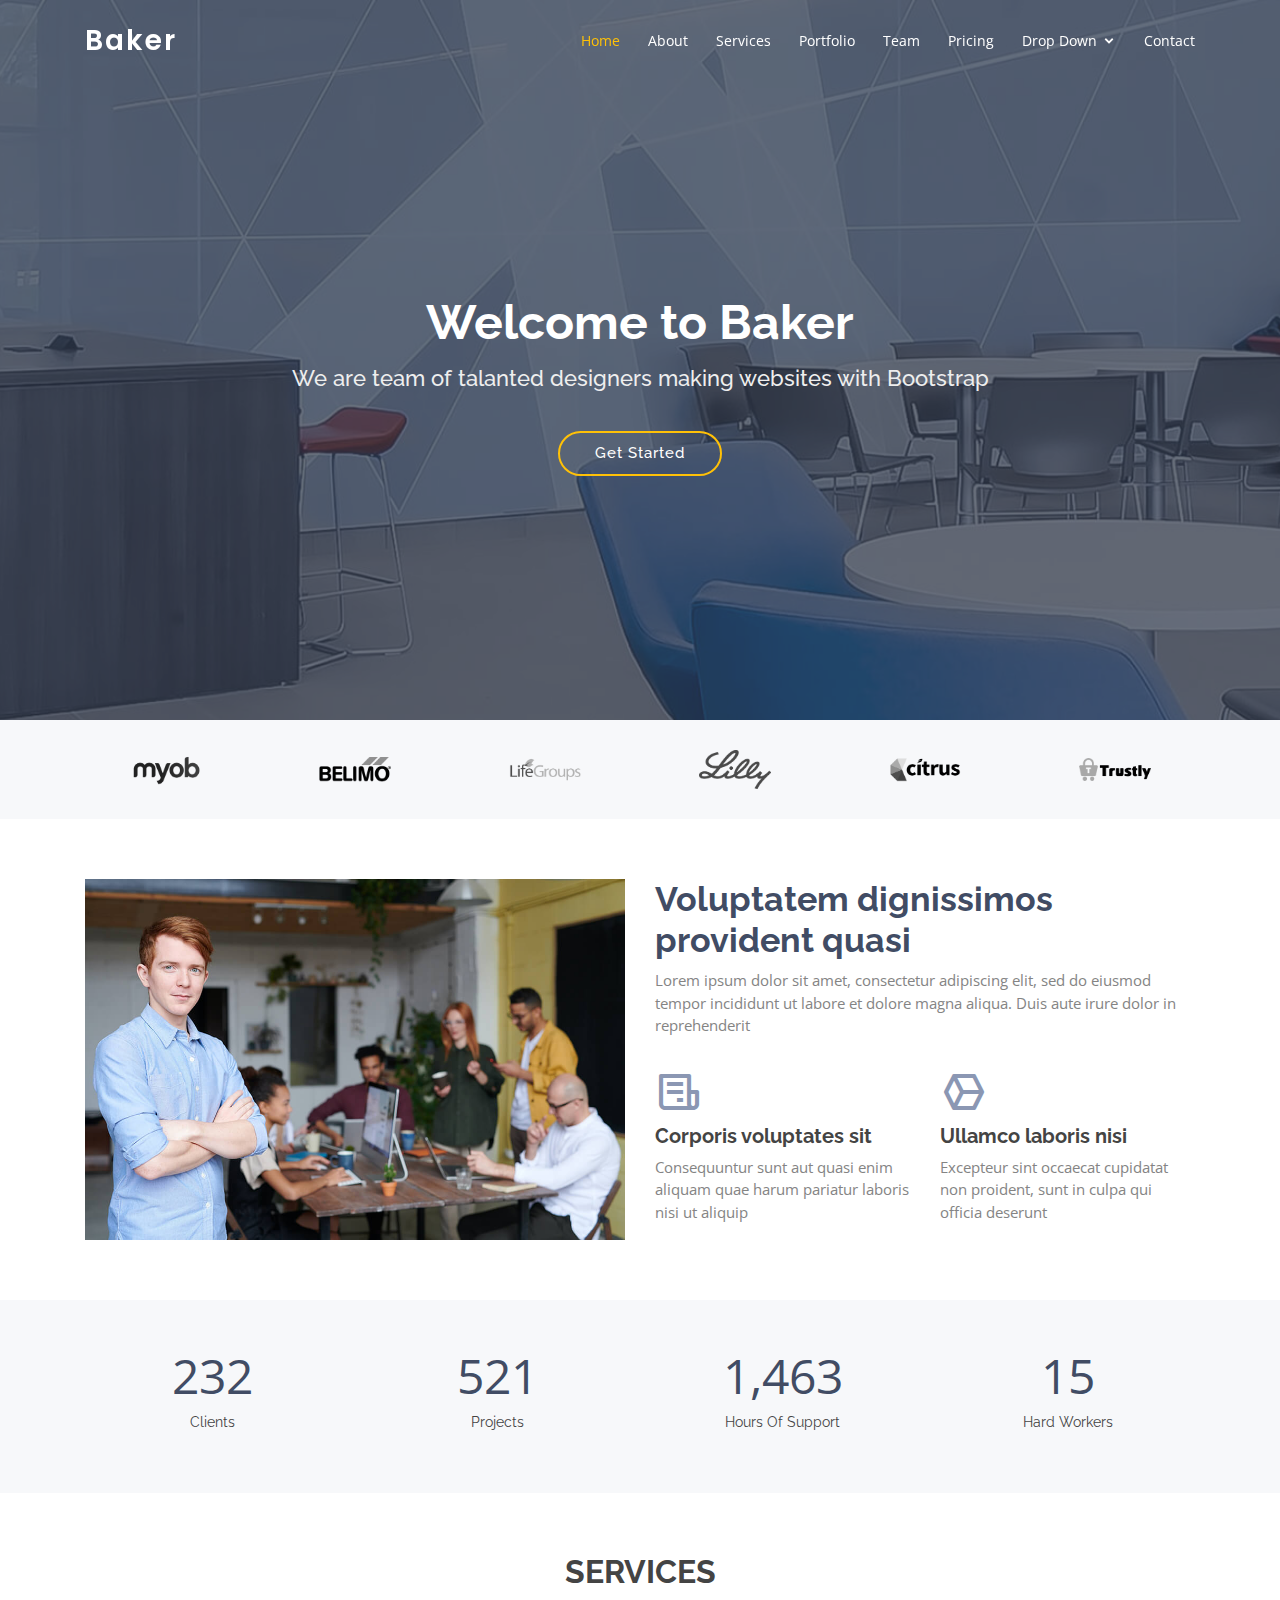
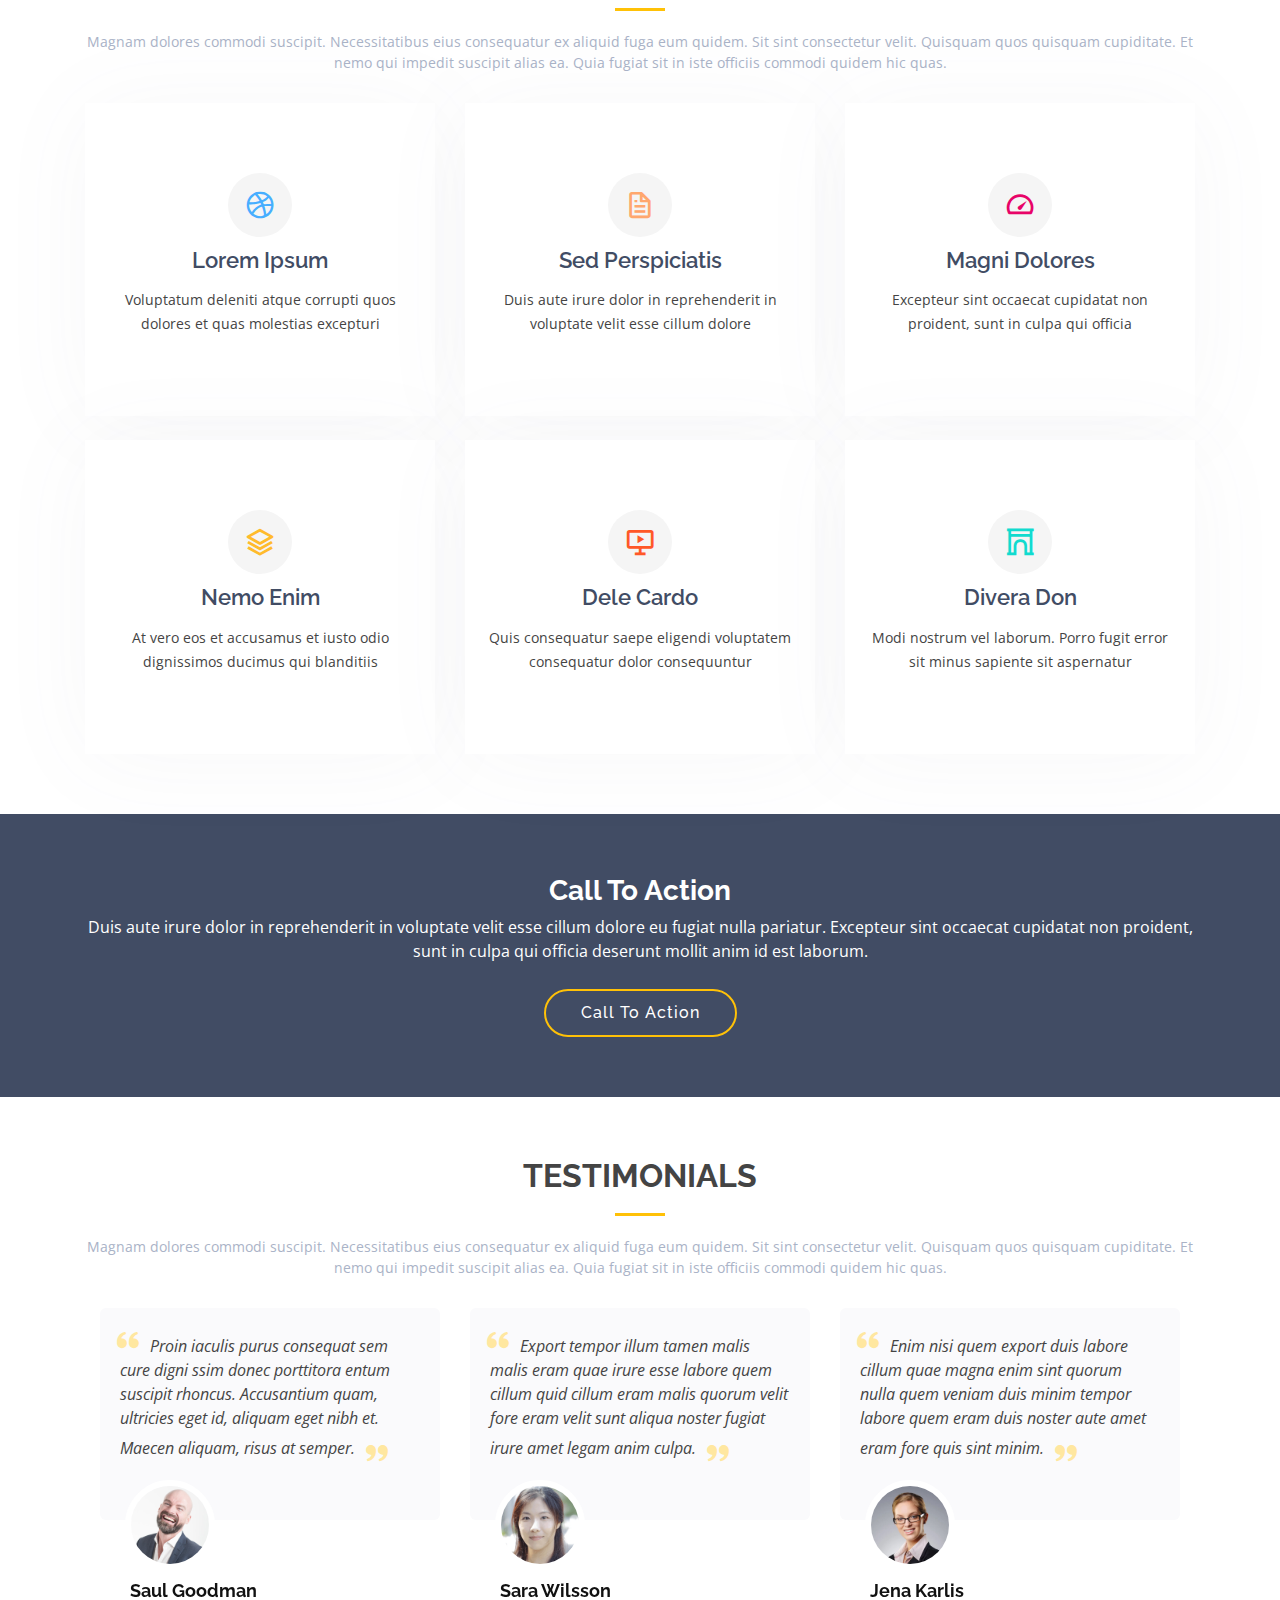
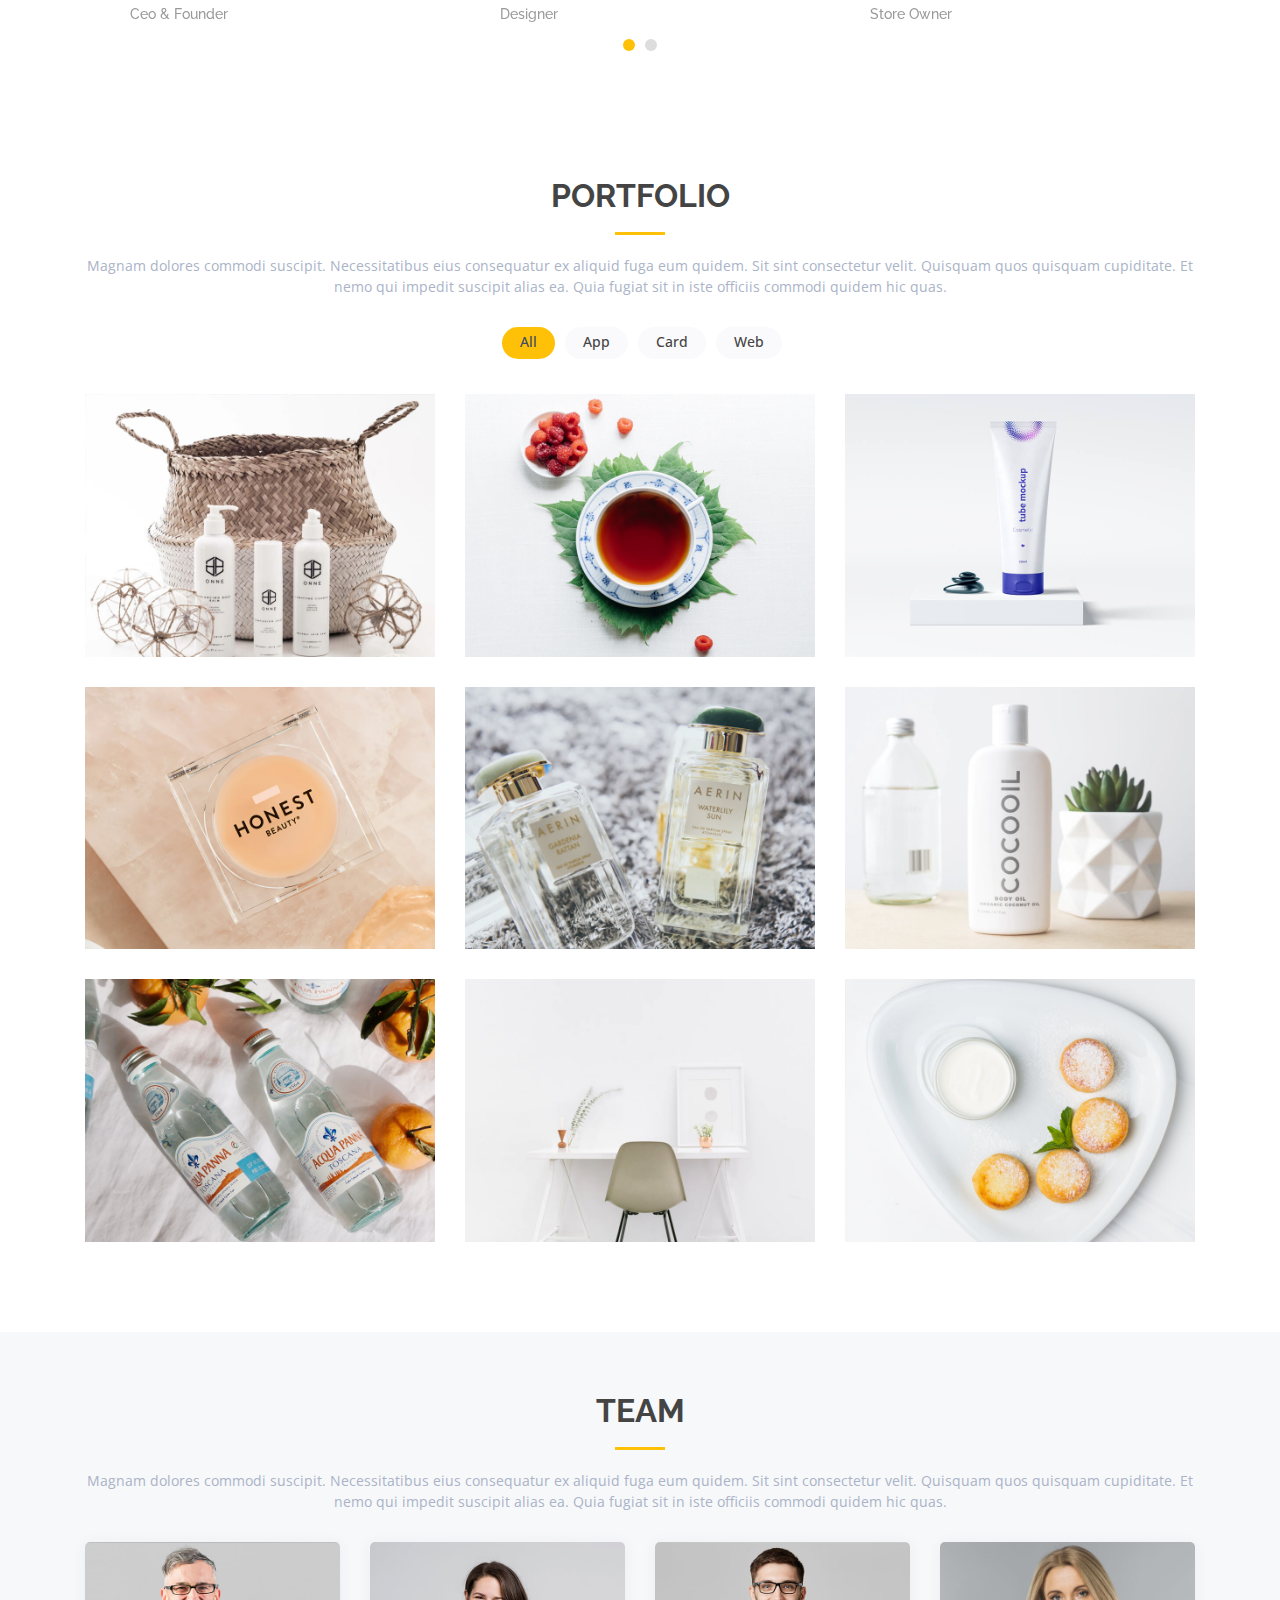
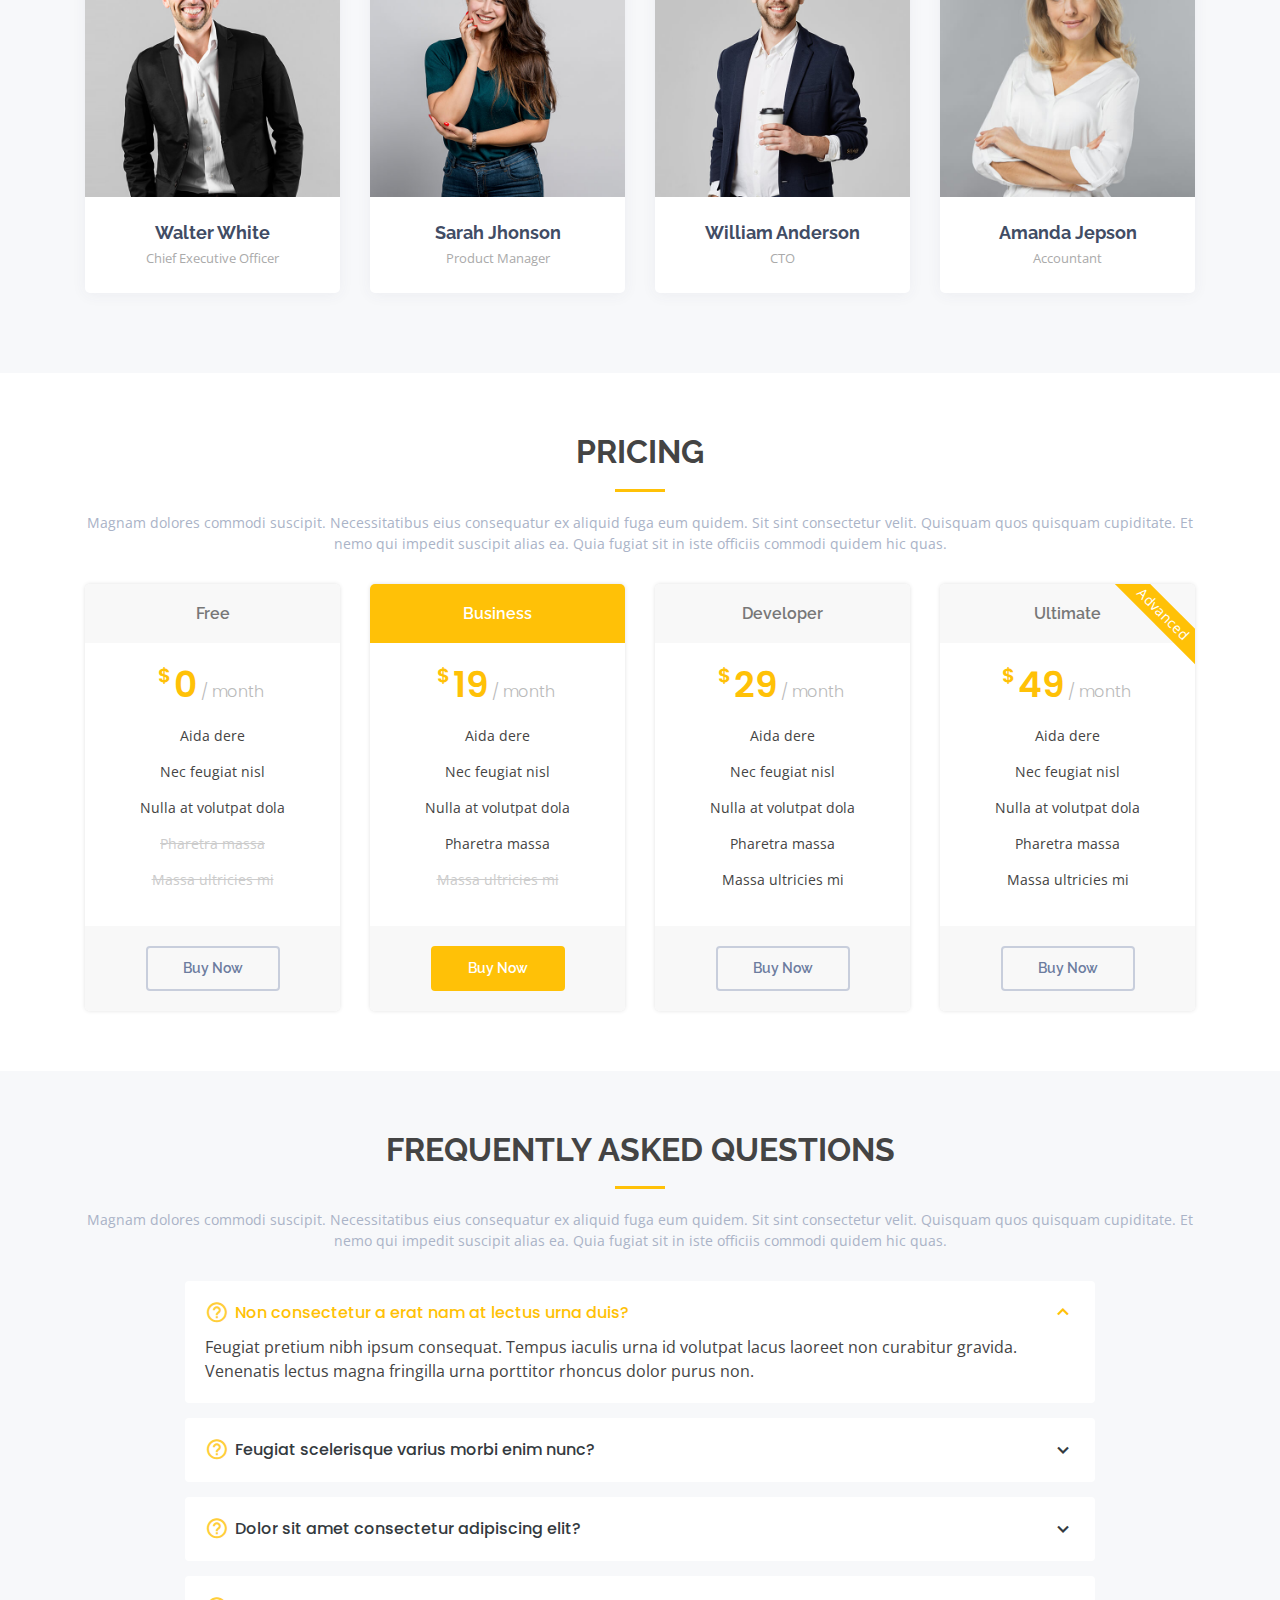
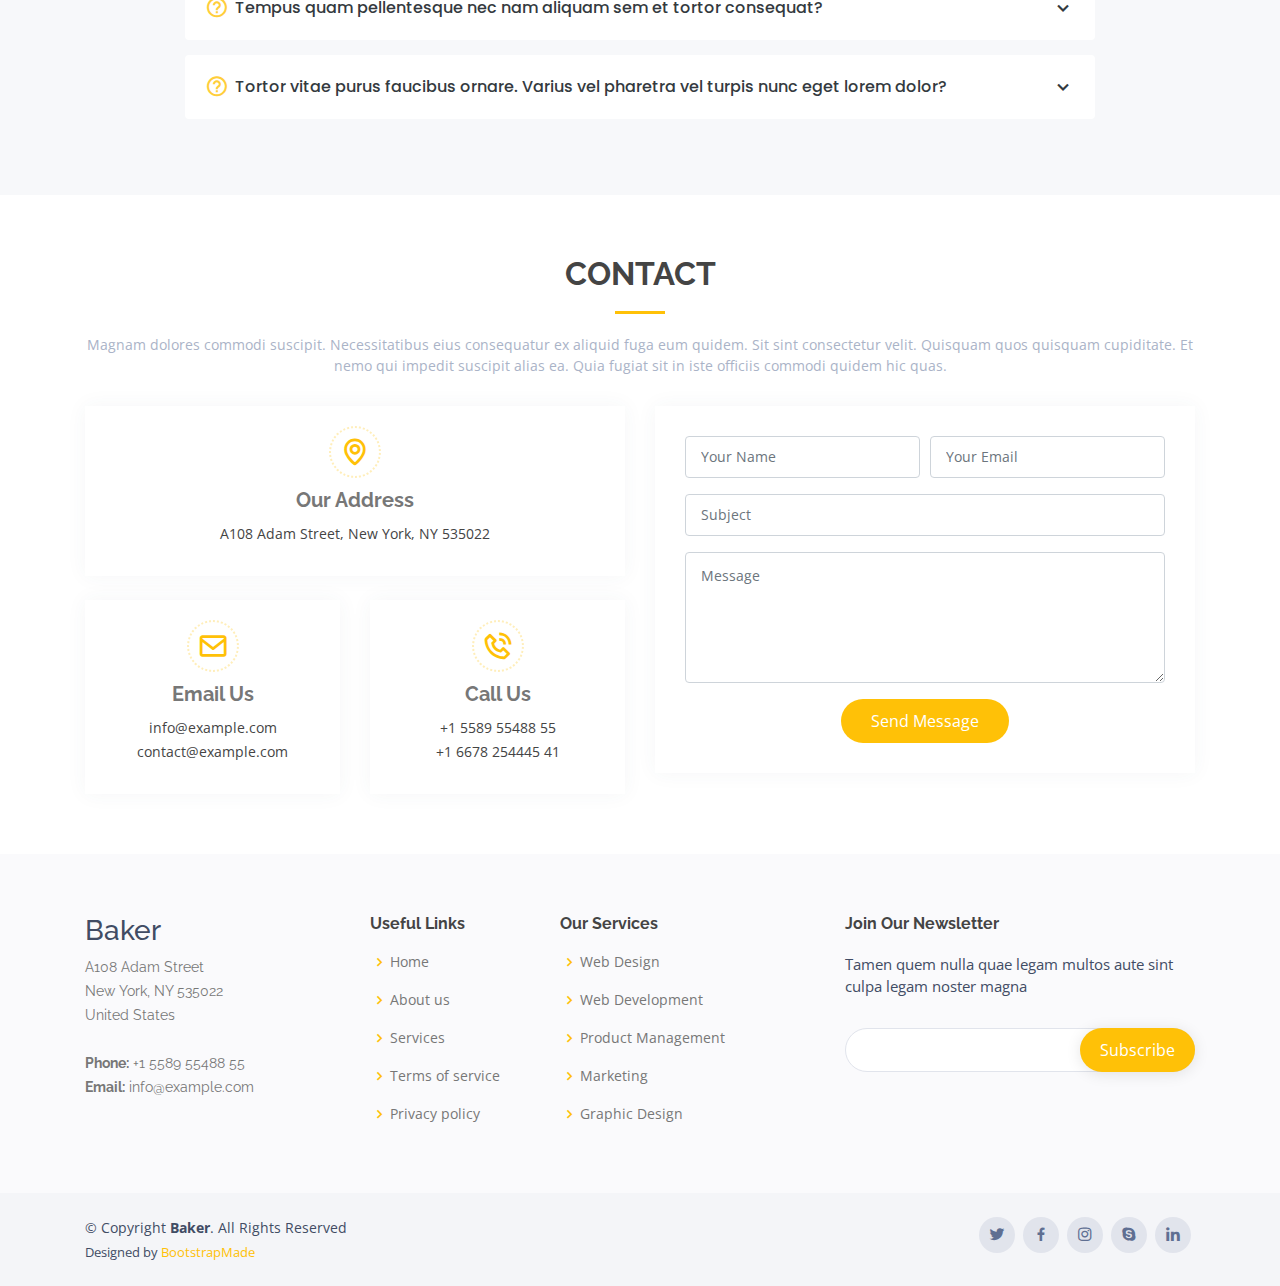
<file: public/assets/index.html>
<!DOCTYPE html>
<html lang="en">

<head>
  <meta charset="utf-8">
  <meta content="width=device-width, initial-scale=1.0" name="viewport">

  <title>Baker Bootstrap Template - Index</title>
  <meta content="" name="description">
  <meta content="" name="keywords">

  <!-- Favicons -->
  <link href="assets/img/favicon.png" rel="icon">
  <link href="assets/img/apple-touch-icon.png" rel="apple-touch-icon">

  <!-- Google Fonts -->
  <link href="https://fonts.googleapis.com/css?family=Open+Sans:300,300i,400,400i,600,600i,700,700i|Raleway:300,300i,400,400i,500,500i,600,600i,700,700i|Poppins:300,300i,400,400i,500,500i,600,600i,700,700i" rel="stylesheet">

  <!-- Vendor CSS Files -->
  <link href="assets/vendor/bootstrap/css/bootstrap.min.css" rel="stylesheet">
  <link href="assets/vendor/icofont/icofont.min.css" rel="stylesheet">
  <link href="assets/vendor/boxicons/css/boxicons.min.css" rel="stylesheet">
  <link href="assets/vendor/owl.carousel/assets/owl.carousel.min.css" rel="stylesheet">
  <link href="assets/vendor/venobox/venobox.css" rel="stylesheet">

  <!-- Template Main CSS File -->
  <link href="assets/css/style.css" rel="stylesheet">

  <!-- =======================================================
  * Template Name: Baker - v2.2.0
  * Template URL: https://bootstrapmade.com/baker-free-onepage-bootstrap-theme/
  * Author: BootstrapMade.com
  * License: https://bootstrapmade.com/license/
  ======================================================== -->
</head>

<body>

  <!-- ======= Header ======= -->
  <header id="header" class="fixed-top header-transparent">
    <div class="container d-flex align-items-center">

      <h1 class="logo mr-auto"><a href="index.html">Baker</a></h1>
      <!-- Uncomment below if you prefer to use an image logo -->
      <!-- <a href="index.html" class="logo mr-auto"><img src="assets/img/logo.png" alt="" class="img-fluid"></a>-->

      <nav class="nav-menu d-none d-lg-block">
        <ul>
          <li class="active"><a href="index.html">Home</a></li>
          <li><a href="#about">About</a></li>
          <li><a href="#services">Services</a></li>
          <li><a href="#portfolio">Portfolio</a></li>
          <li><a href="#team">Team</a></li>
          <li><a href="#pricing">Pricing</a></li>
          <li class="drop-down"><a href="">Drop Down</a>
            <ul>
              <li><a href="#">Drop Down 1</a></li>
              <li class="drop-down"><a href="#">Deep Drop Down</a>
                <ul>
                  <li><a href="#">Deep Drop Down 1</a></li>
                  <li><a href="#">Deep Drop Down 2</a></li>
                  <li><a href="#">Deep Drop Down 3</a></li>
                  <li><a href="#">Deep Drop Down 4</a></li>
                  <li><a href="#">Deep Drop Down 5</a></li>
                </ul>
              </li>
              <li><a href="#">Drop Down 2</a></li>
              <li><a href="#">Drop Down 3</a></li>
              <li><a href="#">Drop Down 4</a></li>
            </ul>
          </li>
          <li><a href="#contact">Contact</a></li>

        </ul>
      </nav><!-- .nav-menu -->

    </div>
  </header><!-- End Header -->

  <!-- ======= Hero Section ======= -->
  <section id="hero" class="d-flex align-items-center justify-content-center">
    <div class="container position-relative">
      <h1>Welcome to Baker</h1>
      <h2>We are team of talanted designers making websites with Bootstrap</h2>
      <a href="#about" class="btn-get-started scrollto">Get Started</a>
    </div>
  </section><!-- End Hero -->

  <main id="main">

    <!-- ======= Clients Section ======= -->
    <section id="clients" class="clients section-bg">
      <div class="container">

        <div class="row">

          <div class="col-lg-2 col-md-4 col-6 d-flex align-items-center justify-content-center">
            <img src="assets/img/clients/client-1.png" class="img-fluid" alt="">
          </div>

          <div class="col-lg-2 col-md-4 col-6 d-flex align-items-center justify-content-center">
            <img src="assets/img/clients/client-2.png" class="img-fluid" alt="">
          </div>

          <div class="col-lg-2 col-md-4 col-6 d-flex align-items-center justify-content-center">
            <img src="assets/img/clients/client-3.png" class="img-fluid" alt="">
          </div>

          <div class="col-lg-2 col-md-4 col-6 d-flex align-items-center justify-content-center">
            <img src="assets/img/clients/client-4.png" class="img-fluid" alt="">
          </div>

          <div class="col-lg-2 col-md-4 col-6 d-flex align-items-center justify-content-center">
            <img src="assets/img/clients/client-5.png" class="img-fluid" alt="">
          </div>

          <div class="col-lg-2 col-md-4 col-6 d-flex align-items-center justify-content-center">
            <img src="assets/img/clients/client-6.png" class="img-fluid" alt="">
          </div>

        </div>

      </div>
    </section><!-- End Clients Section -->

    <!-- ======= About Section ======= -->
    <section id="about" class="about">
      <div class="container">

        <div class="row">
          <div class="col-lg-6">
            <img src="assets/img/about.jpg" class="img-fluid" alt="">
          </div>
          <div class="col-lg-6 pt-4 pt-lg-0">
            <h3>Voluptatem dignissimos provident quasi</h3>
            <p>
              Lorem ipsum dolor sit amet, consectetur adipiscing elit, sed do eiusmod tempor incididunt ut labore et dolore magna aliqua. Duis aute irure dolor in reprehenderit
            </p>
            <div class="row">
              <div class="col-md-6">
                <i class="bx bx-receipt"></i>
                <h4>Corporis voluptates sit</h4>
                <p>Consequuntur sunt aut quasi enim aliquam quae harum pariatur laboris nisi ut aliquip</p>
              </div>
              <div class="col-md-6">
                <i class="bx bx-cube-alt"></i>
                <h4>Ullamco laboris nisi</h4>
                <p>Excepteur sint occaecat cupidatat non proident, sunt in culpa qui officia deserunt</p>
              </div>
            </div>
          </div>
        </div>

      </div>
    </section><!-- End About Section -->

    <!-- ======= Counts Section ======= -->
    <section id="counts" class="counts section-bg">
      <div class="container">

        <div class="row counters">

          <div class="col-lg-3 col-6 text-center">
            <span data-toggle="counter-up">232</span>
            <p>Clients</p>
          </div>

          <div class="col-lg-3 col-6 text-center">
            <span data-toggle="counter-up">521</span>
            <p>Projects</p>
          </div>

          <div class="col-lg-3 col-6 text-center">
            <span data-toggle="counter-up">1,463</span>
            <p>Hours Of Support</p>
          </div>

          <div class="col-lg-3 col-6 text-center">
            <span data-toggle="counter-up">15</span>
            <p>Hard Workers</p>
          </div>

        </div>

      </div>
    </section><!-- End Counts Section -->

    <!-- ======= Services Section ======= -->
    <section id="services" class="services">
      <div class="container">

        <div class="section-title">
          <h2>Services</h2>
          <p>Magnam dolores commodi suscipit. Necessitatibus eius consequatur ex aliquid fuga eum quidem. Sit sint consectetur velit. Quisquam quos quisquam cupiditate. Et nemo qui impedit suscipit alias ea. Quia fugiat sit in iste officiis commodi quidem hic quas.</p>
        </div>

        <div class="row">

          <div class="col-lg-4 col-md-6 d-flex align-items-stretch" data-aos="zoom-in" data-aos-delay="100">
            <div class="icon-box iconbox-blue">
              <div class="icon">
                <i class="bx bxl-dribbble"></i>
              </div>
              <h4><a href="">Lorem Ipsum</a></h4>
              <p>Voluptatum deleniti atque corrupti quos dolores et quas molestias excepturi</p>
            </div>
          </div>

          <div class="col-lg-4 col-md-6 d-flex align-items-stretch mt-4 mt-md-0" data-aos="zoom-in" data-aos-delay="200">
            <div class="icon-box iconbox-orange ">
              <div class="icon">
                <i class="bx bx-file"></i>
              </div>
              <h4><a href="">Sed Perspiciatis</a></h4>
              <p>Duis aute irure dolor in reprehenderit in voluptate velit esse cillum dolore</p>
            </div>
          </div>

          <div class="col-lg-4 col-md-6 d-flex align-items-stretch mt-4 mt-lg-0" data-aos="zoom-in" data-aos-delay="300">
            <div class="icon-box iconbox-pink">
              <div class="icon">
                <i class="bx bx-tachometer"></i>
              </div>
              <h4><a href="">Magni Dolores</a></h4>
              <p>Excepteur sint occaecat cupidatat non proident, sunt in culpa qui officia</p>
            </div>
          </div>

          <div class="col-lg-4 col-md-6 d-flex align-items-stretch mt-4" data-aos="zoom-in" data-aos-delay="100">
            <div class="icon-box iconbox-yellow">
              <div class="icon">
                <i class="bx bx-layer"></i>
              </div>
              <h4><a href="">Nemo Enim</a></h4>
              <p>At vero eos et accusamus et iusto odio dignissimos ducimus qui blanditiis</p>
            </div>
          </div>

          <div class="col-lg-4 col-md-6 d-flex align-items-stretch mt-4" data-aos="zoom-in" data-aos-delay="200">
            <div class="icon-box iconbox-red">
              <div class="icon">
                <i class="bx bx-slideshow"></i>
              </div>
              <h4><a href="">Dele Cardo</a></h4>
              <p>Quis consequatur saepe eligendi voluptatem consequatur dolor consequuntur</p>
            </div>
          </div>

          <div class="col-lg-4 col-md-6 d-flex align-items-stretch mt-4" data-aos="zoom-in" data-aos-delay="300">
            <div class="icon-box iconbox-teal">
              <div class="icon">
                <i class="bx bx-arch"></i>
              </div>
              <h4><a href="">Divera Don</a></h4>
              <p>Modi nostrum vel laborum. Porro fugit error sit minus sapiente sit aspernatur</p>
            </div>
          </div>

        </div>

      </div>
    </section><!-- End Services Section -->

    <!-- ======= Cta Section ======= -->
    <section id="cta" class="cta">
      <div class="container">

        <div class="text-center">
          <h3>Call To Action</h3>
          <p> Duis aute irure dolor in reprehenderit in voluptate velit esse cillum dolore eu fugiat nulla pariatur. Excepteur sint occaecat cupidatat non proident, sunt in culpa qui officia deserunt mollit anim id est laborum.</p>
          <a class="cta-btn" href="#">Call To Action</a>
        </div>

      </div>
    </section><!-- End Cta Section -->

    <!-- ======= Testimonials Section ======= -->
    <section id="testimonials" class="testimonials">
      <div class="container">

        <div class="section-title">
          <h2>Testimonials</h2>
          <p>Magnam dolores commodi suscipit. Necessitatibus eius consequatur ex aliquid fuga eum quidem. Sit sint consectetur velit. Quisquam quos quisquam cupiditate. Et nemo qui impedit suscipit alias ea. Quia fugiat sit in iste officiis commodi quidem hic quas.</p>
        </div>

        <div class="owl-carousel testimonials-carousel">

          <div class="testimonial-item">
            <p>
              <i class="bx bxs-quote-alt-left quote-icon-left"></i>
              Proin iaculis purus consequat sem cure digni ssim donec porttitora entum suscipit rhoncus. Accusantium quam, ultricies eget id, aliquam eget nibh et. Maecen aliquam, risus at semper.
              <i class="bx bxs-quote-alt-right quote-icon-right"></i>
            </p>
            <img src="assets/img/testimonials/testimonials-1.jpg" class="testimonial-img" alt="">
            <h3>Saul Goodman</h3>
            <h4>Ceo &amp; Founder</h4>
          </div>

          <div class="testimonial-item">
            <p>
              <i class="bx bxs-quote-alt-left quote-icon-left"></i>
              Export tempor illum tamen malis malis eram quae irure esse labore quem cillum quid cillum eram malis quorum velit fore eram velit sunt aliqua noster fugiat irure amet legam anim culpa.
              <i class="bx bxs-quote-alt-right quote-icon-right"></i>
            </p>
            <img src="assets/img/testimonials/testimonials-2.jpg" class="testimonial-img" alt="">
            <h3>Sara Wilsson</h3>
            <h4>Designer</h4>
          </div>

          <div class="testimonial-item">
            <p>
              <i class="bx bxs-quote-alt-left quote-icon-left"></i>
              Enim nisi quem export duis labore cillum quae magna enim sint quorum nulla quem veniam duis minim tempor labore quem eram duis noster aute amet eram fore quis sint minim.
              <i class="bx bxs-quote-alt-right quote-icon-right"></i>
            </p>
            <img src="assets/img/testimonials/testimonials-3.jpg" class="testimonial-img" alt="">
            <h3>Jena Karlis</h3>
            <h4>Store Owner</h4>
          </div>

          <div class="testimonial-item">
            <p>
              <i class="bx bxs-quote-alt-left quote-icon-left"></i>
              Fugiat enim eram quae cillum dolore dolor amet nulla culpa multos export minim fugiat minim velit minim dolor enim duis veniam ipsum anim magna sunt elit fore quem dolore labore illum veniam.
              <i class="bx bxs-quote-alt-right quote-icon-right"></i>
            </p>
            <img src="assets/img/testimonials/testimonials-4.jpg" class="testimonial-img" alt="">
            <h3>Matt Brandon</h3>
            <h4>Freelancer</h4>
          </div>

          <div class="testimonial-item">
            <p>
              <i class="bx bxs-quote-alt-left quote-icon-left"></i>
              Quis quorum aliqua sint quem legam fore sunt eram irure aliqua veniam tempor noster veniam enim culpa labore duis sunt culpa nulla illum cillum fugiat legam esse veniam culpa fore nisi cillum quid.
              <i class="bx bxs-quote-alt-right quote-icon-right"></i>
            </p>
            <img src="assets/img/testimonials/testimonials-5.jpg" class="testimonial-img" alt="">
            <h3>John Larson</h3>
            <h4>Entrepreneur</h4>
          </div>

        </div>

      </div>
    </section><!-- End Testimonials Section -->

    <!-- ======= Portfolio Section ======= -->
    <section id="portfolio" class="portfolio">
      <div class="container">

        <div class="section-title">
          <h2>Portfolio</h2>
          <p>Magnam dolores commodi suscipit. Necessitatibus eius consequatur ex aliquid fuga eum quidem. Sit sint consectetur velit. Quisquam quos quisquam cupiditate. Et nemo qui impedit suscipit alias ea. Quia fugiat sit in iste officiis commodi quidem hic quas.</p>
        </div>

        <div class="row">
          <div class="col-lg-12 d-flex justify-content-center">
            <ul id="portfolio-flters">
              <li data-filter="*" class="filter-active">All</li>
              <li data-filter=".filter-app">App</li>
              <li data-filter=".filter-card">Card</li>
              <li data-filter=".filter-web">Web</li>
            </ul>
          </div>
        </div>

        <div class="row portfolio-container">

          <div class="col-lg-4 col-md-6 portfolio-item filter-app">
            <img src="assets/img/portfolio/portfolio-1.jpg" class="img-fluid" alt="">
            <div class="portfolio-info">
              <h4>App 1</h4>
              <p>App</p>
              <a href="assets/img/portfolio/portfolio-1.jpg" data-gall="portfolioGallery" class="venobox preview-link" title="App 1"><i class="bx bx-plus"></i></a>
              <a href="portfolio-details.html" data-gall="portfolioDetailsGallery" data-vbtype="iframe" class="venobox details-link" title="Portfolio Details"><i class="bx bx-link"></i></a>
            </div>
          </div>

          <div class="col-lg-4 col-md-6 portfolio-item filter-web">
            <img src="assets/img/portfolio/portfolio-2.jpg" class="img-fluid" alt="">
            <div class="portfolio-info">
              <h4>Web 3</h4>
              <p>Web</p>
              <a href="assets/img/portfolio/portfolio-2.jpg" data-gall="portfolioGallery" class="venobox preview-link" title="Web 3"><i class="bx bx-plus"></i></a>
              <a href="portfolio-details.html" data-gall="portfolioDetailsGallery" data-vbtype="iframe" class="venobox details-link" title="Portfolio Details"><i class="bx bx-link"></i></a>
            </div>
          </div>

          <div class="col-lg-4 col-md-6 portfolio-item filter-app">
            <img src="assets/img/portfolio/portfolio-3.jpg" class="img-fluid" alt="">
            <div class="portfolio-info">
              <h4>App 2</h4>
              <p>App</p>
              <a href="assets/img/portfolio/portfolio-3.jpg" data-gall="portfolioGallery" class="venobox preview-link" title="App 2"><i class="bx bx-plus"></i></a>
              <a href="portfolio-details.html" data-gall="portfolioDetailsGallery" data-vbtype="iframe" class="venobox details-link" title="Portfolio Details"><i class="bx bx-link"></i></a>
            </div>
          </div>

          <div class="col-lg-4 col-md-6 portfolio-item filter-card">
            <img src="assets/img/portfolio/portfolio-4.jpg" class="img-fluid" alt="">
            <div class="portfolio-info">
              <h4>Card 2</h4>
              <p>Card</p>
              <a href="assets/img/portfolio/portfolio-4.jpg" data-gall="portfolioGallery" class="venobox preview-link" title="Card 2"><i class="bx bx-plus"></i></a>
              <a href="portfolio-details.html" data-gall="portfolioDetailsGallery" data-vbtype="iframe" class="venobox details-link" title="Portfolio Details"><i class="bx bx-link"></i></a>
            </div>
          </div>

          <div class="col-lg-4 col-md-6 portfolio-item filter-web">
            <img src="assets/img/portfolio/portfolio-5.jpg" class="img-fluid" alt="">
            <div class="portfolio-info">
              <h4>Web 2</h4>
              <p>Web</p>
              <a href="assets/img/portfolio/portfolio-5.jpg" data-gall="portfolioGallery" class="venobox preview-link" title="Web 2"><i class="bx bx-plus"></i></a>
              <a href="portfolio-details.html" data-gall="portfolioDetailsGallery" data-vbtype="iframe" class="venobox details-link" title="Portfolio Details"><i class="bx bx-link"></i></a>
            </div>
          </div>

          <div class="col-lg-4 col-md-6 portfolio-item filter-app">
            <img src="assets/img/portfolio/portfolio-6.jpg" class="img-fluid" alt="">
            <div class="portfolio-info">
              <h4>App 3</h4>
              <p>App</p>
              <a href="assets/img/portfolio/portfolio-6.jpg" data-gall="portfolioGallery" class="venobox preview-link" title="App 3"><i class="bx bx-plus"></i></a>
              <a href="portfolio-details.html" data-gall="portfolioDetailsGallery" data-vbtype="iframe" class="venobox details-link" title="Portfolio Details"><i class="bx bx-link"></i></a>
            </div>
          </div>

          <div class="col-lg-4 col-md-6 portfolio-item filter-card">
            <img src="assets/img/portfolio/portfolio-7.jpg" class="img-fluid" alt="">
            <div class="portfolio-info">
              <h4>Card 1</h4>
              <p>Card</p>
              <a href="assets/img/portfolio/portfolio-7.jpg" data-gall="portfolioGallery" class="venobox preview-link" title="Card 1"><i class="bx bx-plus"></i></a>
              <a href="portfolio-details.html" data-gall="portfolioDetailsGallery" data-vbtype="iframe" class="venobox details-link" title="Portfolio Details"><i class="bx bx-link"></i></a>
            </div>
          </div>

          <div class="col-lg-4 col-md-6 portfolio-item filter-card">
            <img src="assets/img/portfolio/portfolio-8.jpg" class="img-fluid" alt="">
            <div class="portfolio-info">
              <h4>Card 3</h4>
              <p>Card</p>
              <a href="assets/img/portfolio/portfolio-8.jpg" data-gall="portfolioGallery" class="venobox preview-link" title="Card 3"><i class="bx bx-plus"></i></a>
              <a href="portfolio-details.html" data-gall="portfolioDetailsGallery" data-vbtype="iframe" class="venobox details-link" title="Portfolio Details"><i class="bx bx-link"></i></a>
            </div>
          </div>

          <div class="col-lg-4 col-md-6 portfolio-item filter-web">
            <img src="assets/img/portfolio/portfolio-9.jpg" class="img-fluid" alt="">
            <div class="portfolio-info">
              <h4>Web 3</h4>
              <p>Web</p>
              <a href="assets/img/portfolio/portfolio-9.jpg" data-gall="portfolioGallery" class="venobox preview-link" title="Web 3"><i class="bx bx-plus"></i></a>
              <a href="portfolio-details.html" data-gall="portfolioDetailsGallery" data-vbtype="iframe" class="venobox details-link" title="Portfolio Details"><i class="bx bx-link"></i></a>
            </div>
          </div>

        </div>

      </div>
    </section><!-- End Portfolio Section -->

    <!-- ======= Team Section ======= -->
    <section id="team" class="team section-bg">
      <div class="container">

        <div class="section-title">
          <h2>Team</h2>
          <p>Magnam dolores commodi suscipit. Necessitatibus eius consequatur ex aliquid fuga eum quidem. Sit sint consectetur velit. Quisquam quos quisquam cupiditate. Et nemo qui impedit suscipit alias ea. Quia fugiat sit in iste officiis commodi quidem hic quas.</p>
        </div>

        <div class="row">

          <div class="col-lg-3 col-md-6 d-flex align-items-stretch">
            <div class="member">
              <div class="member-img">
                <img src="assets/img/team/team-1.jpg" class="img-fluid" alt="">
                <div class="social">
                  <a href=""><i class="icofont-twitter"></i></a>
                  <a href=""><i class="icofont-facebook"></i></a>
                  <a href=""><i class="icofont-instagram"></i></a>
                  <a href=""><i class="icofont-linkedin"></i></a>
                </div>
              </div>
              <div class="member-info">
                <h4>Walter White</h4>
                <span>Chief Executive Officer</span>
              </div>
            </div>
          </div>

          <div class="col-lg-3 col-md-6 d-flex align-items-stretch">
            <div class="member">
              <div class="member-img">
                <img src="assets/img/team/team-2.jpg" class="img-fluid" alt="">
                <div class="social">
                  <a href=""><i class="icofont-twitter"></i></a>
                  <a href=""><i class="icofont-facebook"></i></a>
                  <a href=""><i class="icofont-instagram"></i></a>
                  <a href=""><i class="icofont-linkedin"></i></a>
                </div>
              </div>
              <div class="member-info">
                <h4>Sarah Jhonson</h4>
                <span>Product Manager</span>
              </div>
            </div>
          </div>

          <div class="col-lg-3 col-md-6 d-flex align-items-stretch">
            <div class="member">
              <div class="member-img">
                <img src="assets/img/team/team-3.jpg" class="img-fluid" alt="">
                <div class="social">
                  <a href=""><i class="icofont-twitter"></i></a>
                  <a href=""><i class="icofont-facebook"></i></a>
                  <a href=""><i class="icofont-instagram"></i></a>
                  <a href=""><i class="icofont-linkedin"></i></a>
                </div>
              </div>
              <div class="member-info">
                <h4>William Anderson</h4>
                <span>CTO</span>
              </div>
            </div>
          </div>

          <div class="col-lg-3 col-md-6 d-flex align-items-stretch">
            <div class="member">
              <div class="member-img">
                <img src="assets/img/team/team-4.jpg" class="img-fluid" alt="">
                <div class="social">
                  <a href=""><i class="icofont-twitter"></i></a>
                  <a href=""><i class="icofont-facebook"></i></a>
                  <a href=""><i class="icofont-instagram"></i></a>
                  <a href=""><i class="icofont-linkedin"></i></a>
                </div>
              </div>
              <div class="member-info">
                <h4>Amanda Jepson</h4>
                <span>Accountant</span>
              </div>
            </div>
          </div>

        </div>

      </div>
    </section><!-- End Team Section -->

    <!-- ======= Pricing Section ======= -->
    <section id="pricing" class="pricing">
      <div class="container">

        <div class="section-title">
          <h2>Pricing</h2>
          <p>Magnam dolores commodi suscipit. Necessitatibus eius consequatur ex aliquid fuga eum quidem. Sit sint consectetur velit. Quisquam quos quisquam cupiditate. Et nemo qui impedit suscipit alias ea. Quia fugiat sit in iste officiis commodi quidem hic quas.</p>
        </div>

        <div class="row">

          <div class="col-lg-3 col-md-6">
            <div class="box">
              <h3>Free</h3>
              <h4><sup>$</sup>0<span> / month</span></h4>
              <ul>
                <li>Aida dere</li>
                <li>Nec feugiat nisl</li>
                <li>Nulla at volutpat dola</li>
                <li class="na">Pharetra massa</li>
                <li class="na">Massa ultricies mi</li>
              </ul>
              <div class="btn-wrap">
                <a href="#" class="btn-buy">Buy Now</a>
              </div>
            </div>
          </div>

          <div class="col-lg-3 col-md-6 mt-4 mt-md-0">
            <div class="box featured">
              <h3>Business</h3>
              <h4><sup>$</sup>19<span> / month</span></h4>
              <ul>
                <li>Aida dere</li>
                <li>Nec feugiat nisl</li>
                <li>Nulla at volutpat dola</li>
                <li>Pharetra massa</li>
                <li class="na">Massa ultricies mi</li>
              </ul>
              <div class="btn-wrap">
                <a href="#" class="btn-buy">Buy Now</a>
              </div>
            </div>
          </div>

          <div class="col-lg-3 col-md-6 mt-4 mt-lg-0">
            <div class="box">
              <h3>Developer</h3>
              <h4><sup>$</sup>29<span> / month</span></h4>
              <ul>
                <li>Aida dere</li>
                <li>Nec feugiat nisl</li>
                <li>Nulla at volutpat dola</li>
                <li>Pharetra massa</li>
                <li>Massa ultricies mi</li>
              </ul>
              <div class="btn-wrap">
                <a href="#" class="btn-buy">Buy Now</a>
              </div>
            </div>
          </div>

          <div class="col-lg-3 col-md-6 mt-4 mt-lg-0">
            <div class="box">
              <span class="advanced">Advanced</span>
              <h3>Ultimate</h3>
              <h4><sup>$</sup>49<span> / month</span></h4>
              <ul>
                <li>Aida dere</li>
                <li>Nec feugiat nisl</li>
                <li>Nulla at volutpat dola</li>
                <li>Pharetra massa</li>
                <li>Massa ultricies mi</li>
              </ul>
              <div class="btn-wrap">
                <a href="#" class="btn-buy">Buy Now</a>
              </div>
            </div>
          </div>

        </div>

      </div>
    </section><!-- End Pricing Section -->

    <!-- ======= Frequently Asked Questions Section ======= -->
    <section id="faq" class="faq section-bg">
      <div class="container">

        <div class="section-title">
          <h2>Frequently Asked Questions</h2>
          <p>Magnam dolores commodi suscipit. Necessitatibus eius consequatur ex aliquid fuga eum quidem. Sit sint consectetur velit. Quisquam quos quisquam cupiditate. Et nemo qui impedit suscipit alias ea. Quia fugiat sit in iste officiis commodi quidem hic quas.</p>
        </div>

        <div class="faq-list">
          <ul>
            <li data-aos="fade-up">
              <i class="bx bx-help-circle icon-help"></i> <a data-toggle="collapse" class="collapse" href="#faq-list-1">Non consectetur a erat nam at lectus urna duis? <i class="bx bx-chevron-down icon-show"></i><i class="bx bx-chevron-up icon-close"></i></a>
              <div id="faq-list-1" class="collapse show" data-parent=".faq-list">
                <p>
                  Feugiat pretium nibh ipsum consequat. Tempus iaculis urna id volutpat lacus laoreet non curabitur gravida. Venenatis lectus magna fringilla urna porttitor rhoncus dolor purus non.
                </p>
              </div>
            </li>

            <li data-aos="fade-up" data-aos-delay="100">
              <i class="bx bx-help-circle icon-help"></i> <a data-toggle="collapse" href="#faq-list-2" class="collapsed">Feugiat scelerisque varius morbi enim nunc? <i class="bx bx-chevron-down icon-show"></i><i class="bx bx-chevron-up icon-close"></i></a>
              <div id="faq-list-2" class="collapse" data-parent=".faq-list">
                <p>
                  Dolor sit amet consectetur adipiscing elit pellentesque habitant morbi. Id interdum velit laoreet id donec ultrices. Fringilla phasellus faucibus scelerisque eleifend donec pretium. Est pellentesque elit ullamcorper dignissim. Mauris ultrices eros in cursus turpis massa tincidunt dui.
                </p>
              </div>
            </li>

            <li data-aos="fade-up" data-aos-delay="200">
              <i class="bx bx-help-circle icon-help"></i> <a data-toggle="collapse" href="#faq-list-3" class="collapsed">Dolor sit amet consectetur adipiscing elit? <i class="bx bx-chevron-down icon-show"></i><i class="bx bx-chevron-up icon-close"></i></a>
              <div id="faq-list-3" class="collapse" data-parent=".faq-list">
                <p>
                  Eleifend mi in nulla posuere sollicitudin aliquam ultrices sagittis orci. Faucibus pulvinar elementum integer enim. Sem nulla pharetra diam sit amet nisl suscipit. Rutrum tellus pellentesque eu tincidunt. Lectus urna duis convallis convallis tellus. Urna molestie at elementum eu facilisis sed odio morbi quis
                </p>
              </div>
            </li>

            <li data-aos="fade-up" data-aos-delay="300">
              <i class="bx bx-help-circle icon-help"></i> <a data-toggle="collapse" href="#faq-list-4" class="collapsed">Tempus quam pellentesque nec nam aliquam sem et tortor consequat? <i class="bx bx-chevron-down icon-show"></i><i class="bx bx-chevron-up icon-close"></i></a>
              <div id="faq-list-4" class="collapse" data-parent=".faq-list">
                <p>
                  Molestie a iaculis at erat pellentesque adipiscing commodo. Dignissim suspendisse in est ante in. Nunc vel risus commodo viverra maecenas accumsan. Sit amet nisl suscipit adipiscing bibendum est. Purus gravida quis blandit turpis cursus in.
                </p>
              </div>
            </li>

            <li data-aos="fade-up" data-aos-delay="400">
              <i class="bx bx-help-circle icon-help"></i> <a data-toggle="collapse" href="#faq-list-5" class="collapsed">Tortor vitae purus faucibus ornare. Varius vel pharetra vel turpis nunc eget lorem dolor? <i class="bx bx-chevron-down icon-show"></i><i class="bx bx-chevron-up icon-close"></i></a>
              <div id="faq-list-5" class="collapse" data-parent=".faq-list">
                <p>
                  Laoreet sit amet cursus sit amet dictum sit amet justo. Mauris vitae ultricies leo integer malesuada nunc vel. Tincidunt eget nullam non nisi est sit amet. Turpis nunc eget lorem dolor sed. Ut venenatis tellus in metus vulputate eu scelerisque.
                </p>
              </div>
            </li>

          </ul>
        </div>

      </div>
    </section><!-- End Frequently Asked Questions Section -->

    <!-- ======= Contact Section ======= -->
    <section id="contact" class="contact">
      <div class="container">

        <div class="section-title">
          <h2>Contact</h2>
          <p>Magnam dolores commodi suscipit. Necessitatibus eius consequatur ex aliquid fuga eum quidem. Sit sint consectetur velit. Quisquam quos quisquam cupiditate. Et nemo qui impedit suscipit alias ea. Quia fugiat sit in iste officiis commodi quidem hic quas.</p>
        </div>

        <div class="row">

          <div class="col-lg-6">

            <div class="row">
              <div class="col-md-12">
                <div class="info-box">
                  <i class="bx bx-map"></i>
                  <h3>Our Address</h3>
                  <p>A108 Adam Street, New York, NY 535022</p>
                </div>
              </div>
              <div class="col-md-6">
                <div class="info-box mt-4">
                  <i class="bx bx-envelope"></i>
                  <h3>Email Us</h3>
                  <p>info@example.com<br>contact@example.com</p>
                </div>
              </div>
              <div class="col-md-6">
                <div class="info-box mt-4">
                  <i class="bx bx-phone-call"></i>
                  <h3>Call Us</h3>
                  <p>+1 5589 55488 55<br>+1 6678 254445 41</p>
                </div>
              </div>
            </div>

          </div>

          <div class="col-lg-6">
            <form action="forms/contact.php" method="post" role="form" class="php-email-form">
              <div class="form-row">
                <div class="col-md-6 form-group">
                  <input type="text" name="name" class="form-control" id="name" placeholder="Your Name" data-rule="minlen:4" data-msg="Please enter at least 4 chars" />
                  <div class="validate"></div>
                </div>
                <div class="col-md-6 form-group">
                  <input type="email" class="form-control" name="email" id="email" placeholder="Your Email" data-rule="email" data-msg="Please enter a valid email" />
                  <div class="validate"></div>
                </div>
              </div>
              <div class="form-group">
                <input type="text" class="form-control" name="subject" id="subject" placeholder="Subject" data-rule="minlen:4" data-msg="Please enter at least 8 chars of subject" />
                <div class="validate"></div>
              </div>
              <div class="form-group">
                <textarea class="form-control" name="message" rows="5" data-rule="required" data-msg="Please write something for us" placeholder="Message"></textarea>
                <div class="validate"></div>
              </div>
              <div class="mb-3">
                <div class="loading">Loading</div>
                <div class="error-message"></div>
                <div class="sent-message">Your message has been sent. Thank you!</div>
              </div>
              <div class="text-center"><button type="submit">Send Message</button></div>
            </form>
          </div>

        </div>

      </div>
    </section><!-- End Contact Section -->

  </main><!-- End #main -->

  <!-- ======= Footer ======= -->
  <footer id="footer">

    <div class="footer-top">
      <div class="container">
        <div class="row">

          <div class="col-lg-3 col-md-6 footer-contact">
            <h3>Baker</h3>
            <p>
              A108 Adam Street <br>
              New York, NY 535022<br>
              United States <br><br>
              <strong>Phone:</strong> +1 5589 55488 55<br>
              <strong>Email:</strong> info@example.com<br>
            </p>
          </div>

          <div class="col-lg-2 col-md-6 footer-links">
            <h4>Useful Links</h4>
            <ul>
              <li><i class="bx bx-chevron-right"></i> <a href="#">Home</a></li>
              <li><i class="bx bx-chevron-right"></i> <a href="#">About us</a></li>
              <li><i class="bx bx-chevron-right"></i> <a href="#">Services</a></li>
              <li><i class="bx bx-chevron-right"></i> <a href="#">Terms of service</a></li>
              <li><i class="bx bx-chevron-right"></i> <a href="#">Privacy policy</a></li>
            </ul>
          </div>

          <div class="col-lg-3 col-md-6 footer-links">
            <h4>Our Services</h4>
            <ul>
              <li><i class="bx bx-chevron-right"></i> <a href="#">Web Design</a></li>
              <li><i class="bx bx-chevron-right"></i> <a href="#">Web Development</a></li>
              <li><i class="bx bx-chevron-right"></i> <a href="#">Product Management</a></li>
              <li><i class="bx bx-chevron-right"></i> <a href="#">Marketing</a></li>
              <li><i class="bx bx-chevron-right"></i> <a href="#">Graphic Design</a></li>
            </ul>
          </div>

          <div class="col-lg-4 col-md-6 footer-newsletter">
            <h4>Join Our Newsletter</h4>
            <p>Tamen quem nulla quae legam multos aute sint culpa legam noster magna</p>
            <form action="" method="post">
              <input type="email" name="email"><input type="submit" value="Subscribe">
            </form>
          </div>

        </div>
      </div>
    </div>

    <div class="container d-md-flex py-4">

      <div class="mr-md-auto text-center text-md-left">
        <div class="copyright">
          &copy; Copyright <strong><span>Baker</span></strong>. All Rights Reserved
        </div>
        <div class="credits">
          <!-- All the links in the footer should remain intact. -->
          <!-- You can delete the links only if you purchased the pro version. -->
          <!-- Licensing information: https://bootstrapmade.com/license/ -->
          <!-- Purchase the pro version with working PHP/AJAX contact form: https://bootstrapmade.com/baker-free-onepage-bootstrap-theme/ -->
          Designed by <a href="https://bootstrapmade.com/">BootstrapMade</a>
        </div>
      </div>
      <div class="social-links text-center text-md-right pt-3 pt-md-0">
        <a href="#" class="twitter"><i class="bx bxl-twitter"></i></a>
        <a href="#" class="facebook"><i class="bx bxl-facebook"></i></a>
        <a href="#" class="instagram"><i class="bx bxl-instagram"></i></a>
        <a href="#" class="google-plus"><i class="bx bxl-skype"></i></a>
        <a href="#" class="linkedin"><i class="bx bxl-linkedin"></i></a>
      </div>
    </div>
  </footer><!-- End Footer -->

  <a href="#" class="back-to-top"><i class="bx bx-up-arrow-alt"></i></a>

  <!-- Vendor JS Files -->
  <script src="assets/vendor/jquery/jquery.min.js"></script>
  <script src="assets/vendor/bootstrap/js/bootstrap.bundle.min.js"></script>
  <script src="assets/vendor/jquery.easing/jquery.easing.min.js"></script>
  <script src="assets/vendor/php-email-form/validate.js"></script>
  <script src="assets/vendor/waypoints/jquery.waypoints.min.js"></script>
  <script src="assets/vendor/counterup/counterup.min.js"></script>
  <script src="assets/vendor/owl.carousel/owl.carousel.min.js"></script>
  <script src="assets/vendor/isotope-layout/isotope.pkgd.min.js"></script>
  <script src="assets/vendor/venobox/venobox.min.js"></script>

  <!-- Template Main JS File -->
  <script src="assets/js/main.js"></script>

</body>

</html>
</file>
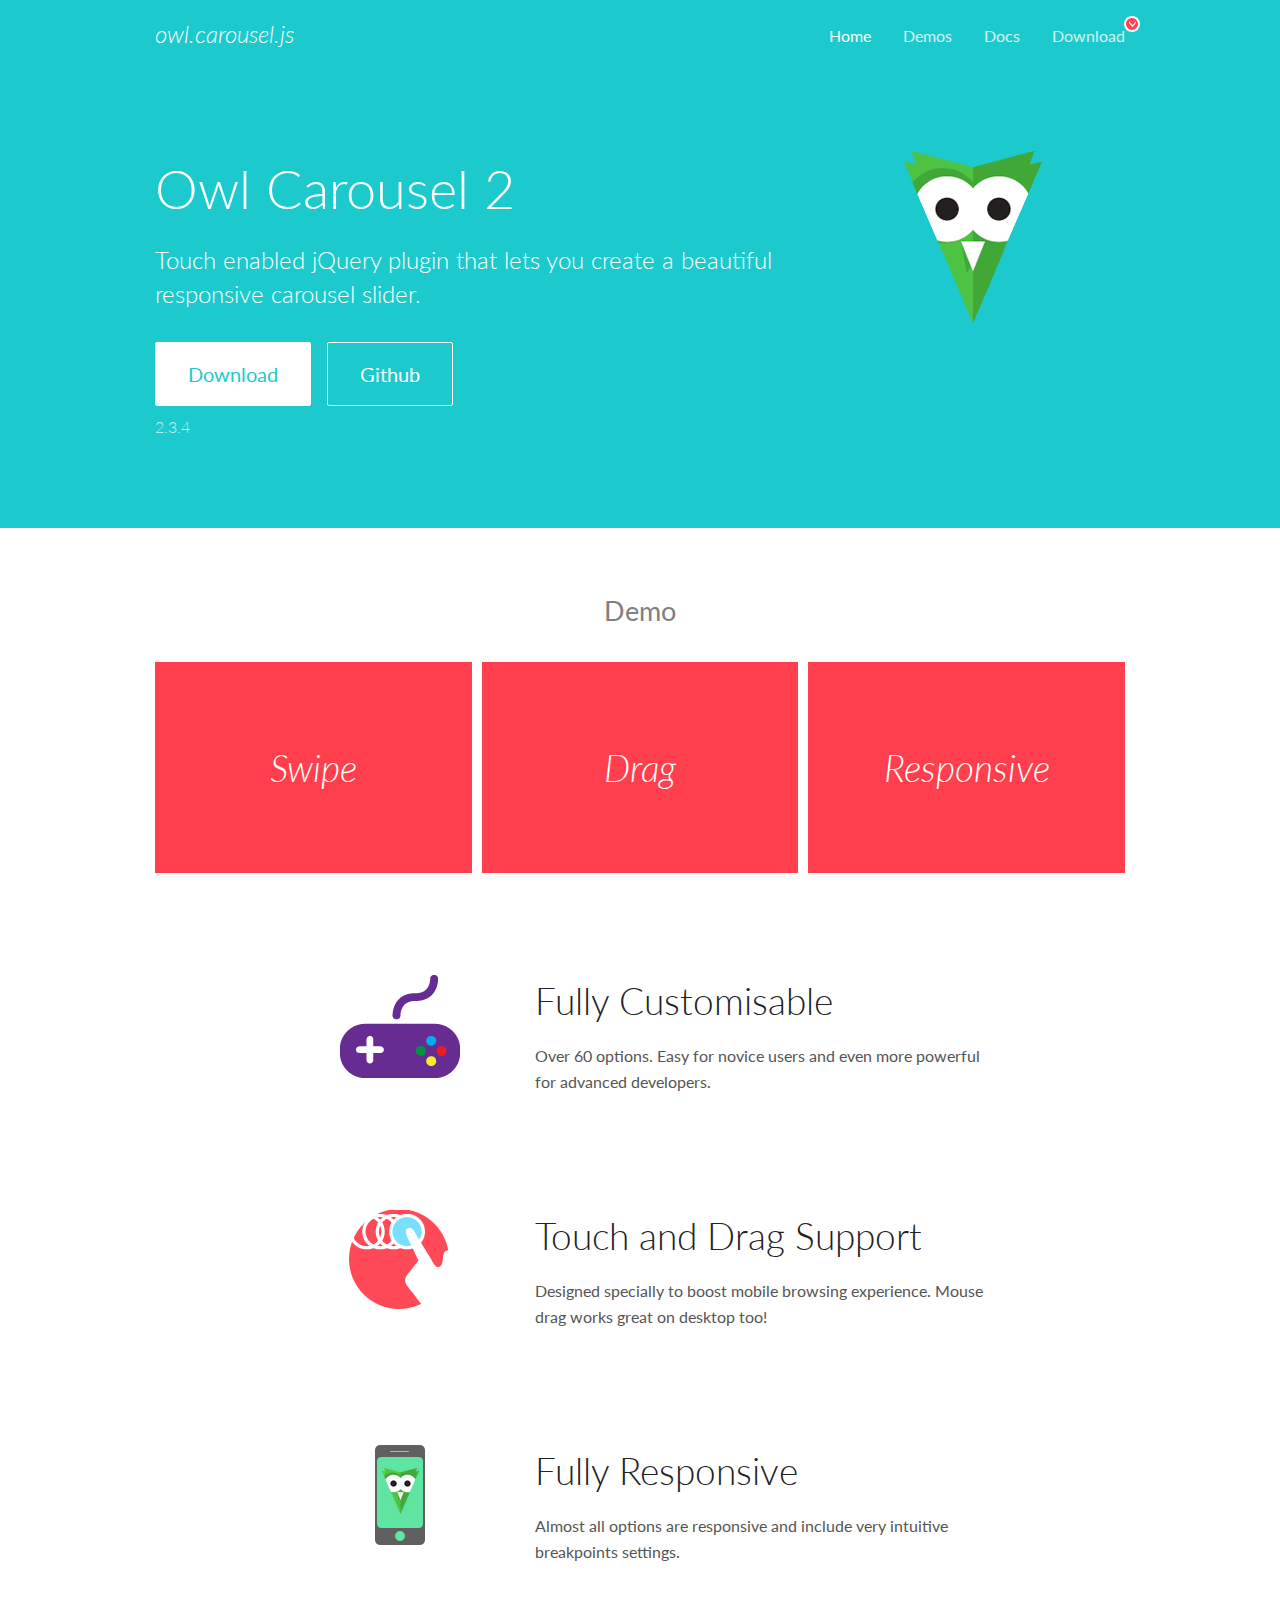
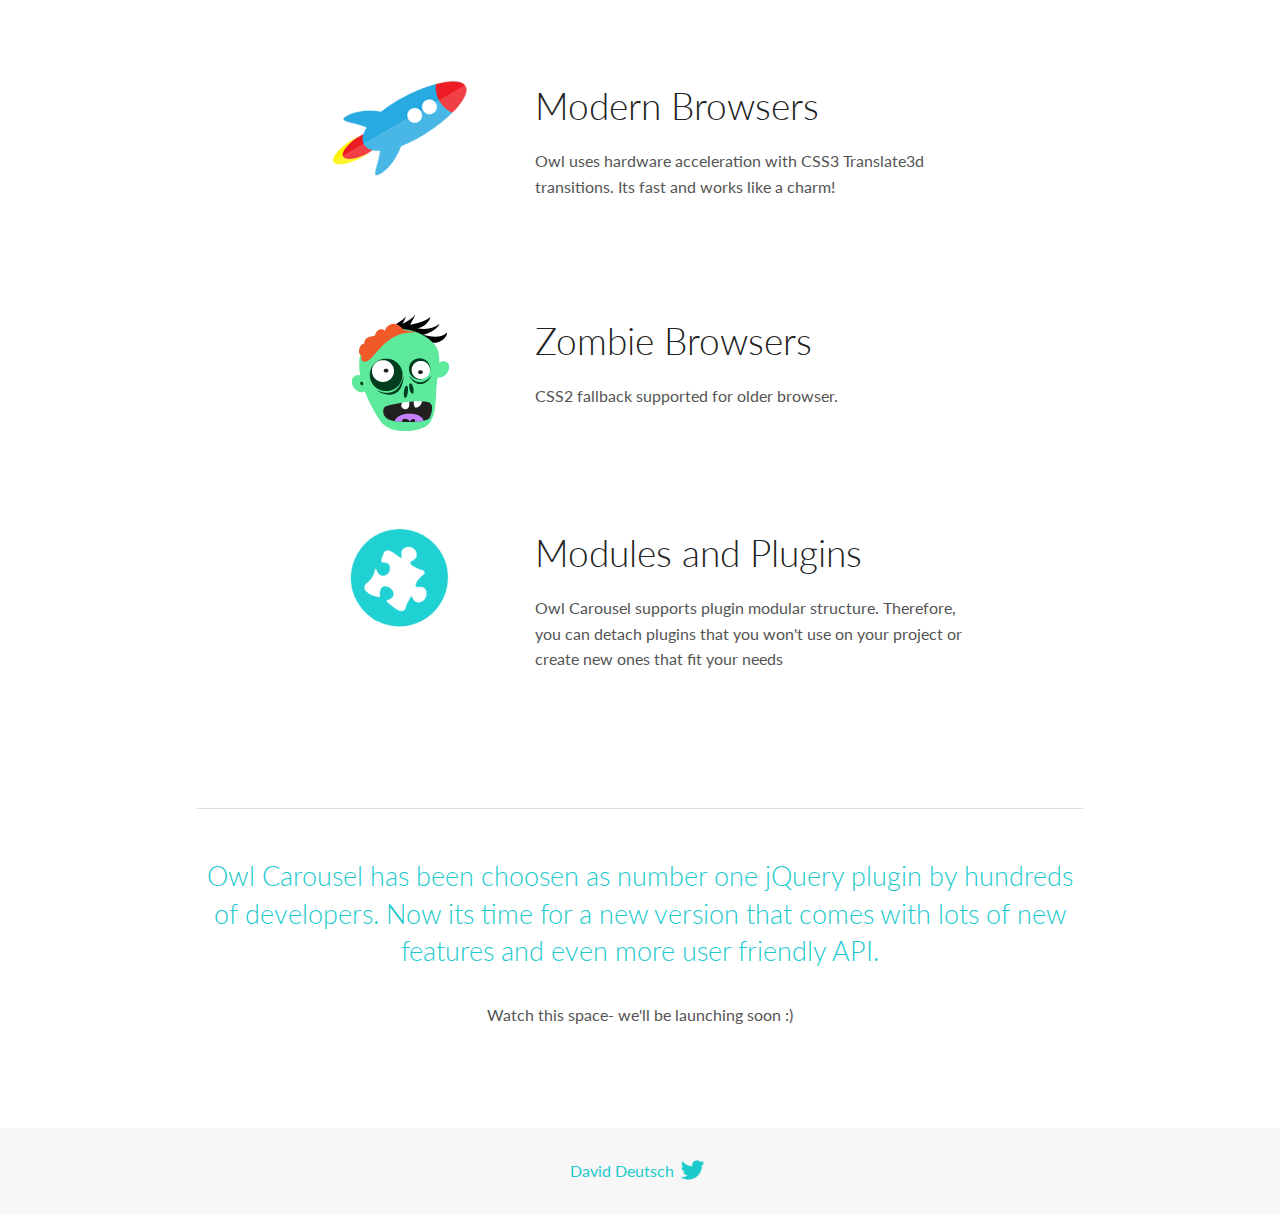
<file: public/assets/plugins/OwlCarousel2-2.3.4/docs/index.html>
<!DOCTYPE html>
<html lang="en">
  <head>

    <!-- head -->
    <meta charset="utf-8">
    <meta name="msapplication-tap-highlight" content="no" />
    <meta name="viewport" content="width=device-width, initial-scale=1.0" />
    <meta name="description" content="Touch enabled jQuery plugin that lets you create beautiful responsive carousel slider.">
    <meta name="author" content="David Deutsch">
    <title>
      Home | Owl Carousel | 2.3.4
    </title>

    <!-- Stylesheets -->
    <link href='https://fonts.googleapis.com/css?family=Lato:300,400,700,400italic,300italic' rel='stylesheet' type='text/css'>
    <link rel="stylesheet" href="assets/css/docs.theme.min.css">

    <!-- Owl Stylesheets -->
    <link rel="stylesheet" href="assets/owlcarousel/assets/owl.carousel.min.css">
    <link rel="stylesheet" href="assets/owlcarousel/assets/owl.theme.default.min.css">

    <!-- HTML5 shim and Respond.js IE8 support of HTML5 elements and media queries -->

    <!--[if lt IE 9]>
      <script src="https://oss.maxcdn.com/libs/html5shiv/3.7.0/html5shiv.js"></script>
      <script src="https://oss.maxcdn.com/libs/respond.js/1.3.0/respond.min.js"></script>
    <![endif]-->

    <!-- Favicons -->
    <link rel="apple-touch-icon-precomposed" sizes="144x144" href="assets/ico/apple-touch-icon-144-precomposed.png">
    <link rel="shortcut icon" href="assets/ico/favicon.png">
    <link rel="shortcut icon" href="favicon.ico">

    <!-- Yeah i know js should not be in header. Its required for demos.-->

    <!-- javascript -->
    <script src="assets/vendors/jquery.min.js"></script>
    <script src="assets/owlcarousel/owl.carousel.js"></script>
  </head>
  <body>

    <!-- header -->
    <header class="header">
      <div class="row">
        <div class="large-12 columns">
          <div class="brand left">
            <h3>
              <a href="/OwlCarousel2/">owl.carousel.js</a> 
            </h3>
          </div>
          <a id="toggle-nav" class="right">
            <span></span> <span></span> <span></span> 
          </a> 
          <div class="nav-bar">
            <ul class="clearfix">
              <li class="active">
                <a href="/OwlCarousel2/index.html">Home</a> 
              </li>
              <li> <a href="/OwlCarousel2/demos/demos.html">Demos</a>  </li>
              <li> <a href="/OwlCarousel2/docs/started-welcome.html">Docs</a>  </li>
              <li>
                <a href="https://github.com/OwlCarousel2/OwlCarousel2/archive/2.3.4.zip">Download</a> 
                <span class="download"></span> 
              </li>
            </ul>
          </div>
        </div>
      </div>
    </header>

    <!-- home panel -->
    <section id="hero">
      <div class="row">
        <div class="large-8 medium-8 columns">
          <h1>Owl Carousel 2</h1>
          <h4>Touch enabled jQuery plugin that lets you create a beautiful responsive carousel slider.</h4>
          <a href="https://github.com/OwlCarousel2/OwlCarousel2/archive/2.3.4.zip" class="hero-button">Download</a> 
          <a href="https://github.com/OwlCarousel2/OwlCarousel2" class="hero-button outline">Github</a> 
          <p>2.3.4</p>
        </div>
        <div class="large-4 medium-4 columns">
          <img class="owl-logo" src="assets/img/owl-logo.png" alt="mr. Owl">
        </div>
      </div>
    </section>

    <!-- body -->
    <div class="home-demo">
      <div class="row">
        <div class="large-12 columns">
          <h3>Demo</h3>
          <div class="owl-carousel">
            <div class="item">
              <h2>Swipe</h2>
            </div>
            <div class="item">
              <h2>Drag</h2>
            </div>
            <div class="item">
              <h2>Responsive</h2>
            </div>
            <div class="item">
              <h2>CSS3</h2>
            </div>
            <div class="item">
              <h2>Fast</h2>
            </div>
            <div class="item">
              <h2>Easy</h2>
            </div>
            <div class="item">
              <h2>Free</h2>
            </div>
            <div class="item">
              <h2>Upgradable</h2>
            </div>
            <div class="item">
              <h2>Tons of options</h2>
            </div>
            <div class="item">
              <h2>Infinity</h2>
            </div>
            <div class="item">
              <h2>Auto Width</h2>
            </div>
          </div>
        </div>
      </div>
    </div>
    <script>
      var owl = $('.owl-carousel');
      owl.owlCarousel({
        margin: 10,
        loop: true,
        responsive: {
          0: {
            items: 1
          },
          600: {
            items: 2
          },
          1000: {
            items: 3
          }
        }
      })
    </script>

    <!-- features -->
    <div id="features">
      <div class="row">
        <div class="small-12 medium-9 small-centered columns">
          <section class="row feature">
            <div class="medium-4 small-12 columns">
              <img src="assets/img/feature-options.png" alt="">
            </div>
            <div class="medium-8 small-12 columns">
              <h2>Fully Customisable</h2>
              <p>Over 60 options. Easy for novice users and even more powerful for advanced developers.</p>
            </div>
          </section>
          <section class="row feature">
            <div class="medium-4 small-12 columns">
              <img src="assets/img/feature-drag.png" alt="">
            </div>
            <div class="medium-8 small-12 columns">
              <h2>Touch and Drag Support</h2>
              <p>Designed specially to boost mobile browsing experience. Mouse drag works great on desktop too!</p>
            </div>
          </section>
          <section class="row feature">
            <div class="medium-4 small-12 columns">
              <img src="assets/img/feature-responsive.png" alt="">
            </div>
            <div class="medium-8 small-12 columns">
              <h2>Fully Responsive</h2>
              <p>Almost all options are responsive and include very intuitive breakpoints settings.</p>
            </div>
          </section>
          <section class="row feature">
            <div class="medium-4 small-12 columns">
              <img src="assets/img/feature-modern.png" alt="">
            </div>
            <div class="medium-8 small-12 columns">
              <h2>Modern Browsers</h2>
              <p>Owl uses hardware acceleration with CSS3 Translate3d transitions. Its fast and works like a charm! </p>
            </div>
          </section>
          <section class="row feature">
            <div class="medium-4 small-12 columns">
              <img src="assets/img/feature-zombie.png" alt="">
            </div>
            <div class="medium-8 small-12 columns">
              <h2>Zombie Browsers</h2>
              <p>CSS2 fallback supported for older browser.</p>
            </div>
          </section>
          <section class="row feature">
            <div class="medium-4 small-12 columns">
              <img src="assets/img/feature-module.png" alt="">
            </div>
            <div class="medium-8 small-12 columns">
              <h2>Modules and Plugins</h2>
              <p>Owl Carousel supports plugin modular structure. Therefore, you can detach plugins that you won&#x27;t use on your project or create new ones that fit your needs</p>
            </div>
          </section>
        </div>
      </div>
    </div>

    <!-- footer -->
    <section id="teaser-text">
      <div class="row">
        <div class="small-12 medium-11 small-centered columns">
          <hr>
          <h3 id="owl-carousel-has-been-choosen-as-number-one-jquery-plugin-by-hundreds-of-developers-now-its-time-for-a-new-version-that-comes-with-lots-of-new-features-and-even-more-user-friendly-api-">Owl Carousel has been choosen as number one jQuery plugin by hundreds of developers. Now its time for a new version that comes with lots of new features and even more user friendly API.</h3>
          <p>Watch this space- we&#39;ll be launching soon :)</p>
        </div>
      </div>
    </section>

    <!-- footer -->
    <footer class="footer">
      <div class="row">
        <div class="large-12 columns">
          <h5>
            <a href="/OwlCarousel2/docs/support-contact.html">David Deutsch</a> 
            <a id="custom-tweet-button" href="https://twitter.com/share?url=https://github.com/OwlCarousel2/OwlCarousel2&text=Owl Carousel - This is so awesome! " target="_blank"></a> 
          </h5>
        </div>
      </div>
    </footer>

    <!-- vendors -->
    <script src="assets/vendors/highlight.js"></script>
    <script src="assets/js/app.js"></script>
  </body>
</html>
</file>
<file: public/assets/assets/vendor/venobox/venobox.css>
/* ------ venobox.css --------*/
.vbox-overlay *, .vbox-overlay *:before, .vbox-overlay *:after{
    -webkit-backface-visibility: hidden;
    -webkit-box-sizing:border-box;
    -moz-box-sizing:border-box;
    box-sizing:border-box;
}
.vbox-overlay * { 
    -webkit-backface-visibility: visible;
    backface-visibility: visible;
}
.vbox-overlay{
    display: -webkit-flex;
    display: flex;
    -webkit-flex-direction: column;
    flex-direction: column;
    -webkit-justify-content: center;
    justify-content: center;
    -webkit-align-items: center;
    align-items: center;
    position: fixed;
    left: 0;
    top: 0;
    bottom: 0;
    right: 0;
    z-index: 999999;
}

/* ----- navigation ----- */
.vbox-title{
    width: 100%;
    height: 40px;
    float: left;
    text-align: center;
    line-height: 28px;
    font-size: 12px;
    padding: 6px 50px;
    overflow: hidden;
    position: fixed;
    display: none;
    left: 0;
    z-index: 89;
}
.vbox-close{
    cursor: pointer;
    position: fixed;
    top: -1px;
    right: 0;
    width: 50px;
    height: 40px;
    padding: 6px;
    display: block;
    background-position:10px center;
    overflow: hidden;
    font-size: 24px;
    line-height: 1;
    text-align: center;
    z-index: 99;
}
.vbox-left{
    cursor: pointer;
    position: fixed;
    left: 0;
    height: 40px;
    overflow: hidden;
    line-height: 28px;
    font-size: 12px;
    z-index: 99;
    display: flex;
    align-items:center;
}
.vbox-num{
    display: inline-block;
    margin: 6px 0 6px 15px;
}
/* ----- Social share ----- */
.vbox-share{
    line-height: 28px;
    font-size: 12px;
    overflow: hidden;
    position: fixed;
    left: 0;
    z-index: 98;
    display: flex;
    align-items:center;
    justify-content: center;
    width: 100%;
    text-align: center;
}
.vbox-share svg{
    max-height: 28px;
    width: 28px;
    z-index: 10;
    margin-left: 12px;
    margin-top: 6px;
    margin-bottom: 6px;
    vertical-align: middle;
}


/* ----- navigation ARROWS ----- */
.vbox-next, .vbox-prev{
    position: fixed;
    top: 50%;
    margin-top: -15px;
    overflow: hidden;
    cursor: pointer;
    display: block;
    width: 45px;
    height: 45px;
    z-index: 99;
}
.vbox-next span, .vbox-prev span{
    position: relative;
    width: 20px;
    height: 20px;
    border: 2px solid transparent;
    border-top-color: #B6B6B6;
    border-right-color: #B6B6B6;
    text-indent: -100px;
    position: absolute;
    top: 8px;
    display: block;
}
.vbox-prev{
    left: 15px;
}
.vbox-next{
    right: 15px;
}
.vbox-prev span{
    left: 10px;
    -ms-transform: rotate(-135deg);
    -webkit-transform: rotate(-135deg);
    transform: rotate(-135deg);
}
.vbox-next span{
    -ms-transform: rotate(45deg);
    -webkit-transform: rotate(45deg);
    transform: rotate(45deg);
    right: 10px;
}
/* ------- inline window ------ */
.vbox-inline{
    width: 420px;
    height: 315px;
    height: 70vh;
    padding: 10px;
    background: #fff;
    margin: 0 auto;
    overflow: auto;
    text-align: left;
}
/* ------- Video & iFrames window ------ */
.venoframe{
    max-width: 100%;
    width: 100%;
    border: none;
    width: 100%;
    height: 260px;
    height: 70vh;
}
.venoframe.vbvid{
    height: 260px;
}
@media (min-width: 768px) {
    .venoframe, .vbox-inline{
        width: 90%;
        height: 360px;
        height: 70vh;
    }
    .venoframe.vbvid{
        width: 640px;
        height: 360px;
    }
}
@media (min-width: 992px) {
    .venoframe, .vbox-inline{
        max-width: 1200px;
        width: 80%;
        height: 540px;
        height: 70vh;
    }
    .venoframe.vbvid{
        width: 960px;
        height: 540px;
    }
}
/* 
Please do NOT edit this part! 
or at least read this note: http://i.imgur.com/7C0ws9e.gif
*/
.vbox-open{
    overflow: hidden;
}
.vbox-container{
    position: absolute;
    left: 0;
    right: 0;
    top: 0;
    bottom: 0;
    overflow-x: hidden;
    overflow-y: scroll;
    overflow-scrolling: touch;
    -webkit-overflow-scrolling: touch;
    z-index: 20;
    max-height: 100%;

}

.vbox-content{
    text-align: center;
    float: left;
    width: 100%;
    position: relative;
    overflow: hidden;
    padding: 20px 4%;
}
.vbox-container img{
    max-width: 100%;
    height: auto;
}
.vbox-figlio{
    box-shadow: 0 0 12px rgba(0,0,0,0.19), 0 6px 6px rgba(0,0,0,0.23);
    max-width: 100%;
    text-align: initial;
}
img.vbox-figlio{
    -webkit-user-select: none;
-khtml-user-select: none;
-moz-user-select: none;
-o-user-select: none;
user-select: none;
}
.vbox-content.swipe-left{
    margin-left: -200px !important;
}
.vbox-content.swipe-right{
    margin-left: 200px !important;
}
.vbox-animated{
    webkit-transition: margin 300ms ease-out;
    transition: margin 300ms ease-out;
}

/* ---------- preloader ----------
 * SPINKIT 
 * http://tobiasahlin.com/spinkit/
-------------------------------- */
.sk-double-bounce,.sk-rotating-plane{width:40px;height:40px;margin:40px auto}.sk-rotating-plane{background-color:#333;-webkit-animation:sk-rotatePlane 1.2s infinite ease-in-out;animation:sk-rotatePlane 1.2s infinite ease-in-out}@-webkit-keyframes sk-rotatePlane{0%{-webkit-transform:perspective(120px) rotateX(0) rotateY(0);transform:perspective(120px) rotateX(0) rotateY(0)}50%{-webkit-transform:perspective(120px) rotateX(-180.1deg) rotateY(0);transform:perspective(120px) rotateX(-180.1deg) rotateY(0)}100%{-webkit-transform:perspective(120px) rotateX(-180deg) rotateY(-179.9deg);transform:perspective(120px) rotateX(-180deg) rotateY(-179.9deg)}}@keyframes sk-rotatePlane{0%{-webkit-transform:perspective(120px) rotateX(0) rotateY(0);transform:perspective(120px) rotateX(0) rotateY(0)}50%{-webkit-transform:perspective(120px) rotateX(-180.1deg) rotateY(0);transform:perspective(120px) rotateX(-180.1deg) rotateY(0)}100%{-webkit-transform:perspective(120px) rotateX(-180deg) rotateY(-179.9deg);transform:perspective(120px) rotateX(-180deg) rotateY(-179.9deg)}}.sk-double-bounce{position:relative}.sk-double-bounce .sk-child{width:100%;height:100%;border-radius:50%;background-color:#333;opacity:.6;position:absolute;top:0;left:0;-webkit-animation:sk-doubleBounce 2s infinite ease-in-out;animation:sk-doubleBounce 2s infinite ease-in-out}.sk-chasing-dots .sk-child,.sk-spinner-pulse,.sk-three-bounce .sk-child{background-color:#333;border-radius:100%}.sk-double-bounce .sk-double-bounce2{-webkit-animation-delay:-1s;animation-delay:-1s}@-webkit-keyframes sk-doubleBounce{0%,100%{-webkit-transform:scale(0);transform:scale(0)}50%{-webkit-transform:scale(1);transform:scale(1)}}@keyframes sk-doubleBounce{0%,100%{-webkit-transform:scale(0);transform:scale(0)}50%{-webkit-transform:scale(1);transform:scale(1)}}.sk-wave{margin:40px auto;width:50px;height:40px;text-align:center;font-size:10px}.sk-wave .sk-rect{background-color:#333;height:100%;width:6px;display:inline-block;-webkit-animation:sk-waveStretchDelay 1.2s infinite ease-in-out;animation:sk-waveStretchDelay 1.2s infinite ease-in-out}.sk-wave .sk-rect1{-webkit-animation-delay:-1.2s;animation-delay:-1.2s}.sk-wave .sk-rect2{-webkit-animation-delay:-1.1s;animation-delay:-1.1s}.sk-wave .sk-rect3{-webkit-animation-delay:-1s;animation-delay:-1s}.sk-wave .sk-rect4{-webkit-animation-delay:-.9s;animation-delay:-.9s}.sk-wave .sk-rect5{-webkit-animation-delay:-.8s;animation-delay:-.8s}@-webkit-keyframes sk-waveStretchDelay{0%,100%,40%{-webkit-transform:scaleY(.4);transform:scaleY(.4)}20%{-webkit-transform:scaleY(1);transform:scaleY(1)}}@keyframes sk-waveStretchDelay{0%,100%,40%{-webkit-transform:scaleY(.4);transform:scaleY(.4)}20%{-webkit-transform:scaleY(1);transform:scaleY(1)}}.sk-wandering-cubes{margin:40px auto;width:40px;height:40px;position:relative}.sk-wandering-cubes .sk-cube{background-color:#333;width:10px;height:10px;position:absolute;top:0;left:0;-webkit-animation:sk-wanderingCube 1.8s ease-in-out -1.8s infinite both;animation:sk-wanderingCube 1.8s ease-in-out -1.8s infinite both}.sk-chasing-dots,.sk-spinner-pulse{width:40px;height:40px;margin:40px auto}.sk-wandering-cubes .sk-cube2{-webkit-animation-delay:-.9s;animation-delay:-.9s}@-webkit-keyframes sk-wanderingCube{0%{-webkit-transform:rotate(0);transform:rotate(0)}25%{-webkit-transform:translateX(30px) rotate(-90deg) scale(.5);transform:translateX(30px) rotate(-90deg) scale(.5)}50%{-webkit-transform:translateX(30px) translateY(30px) rotate(-179deg);transform:translateX(30px) translateY(30px) rotate(-179deg)}50.1%{-webkit-transform:translateX(30px) translateY(30px) rotate(-180deg);transform:translateX(30px) translateY(30px) rotate(-180deg)}75%{-webkit-transform:translateX(0) translateY(30px) rotate(-270deg) scale(.5);transform:translateX(0) translateY(30px) rotate(-270deg) scale(.5)}100%{-webkit-transform:rotate(-360deg);transform:rotate(-360deg)}}@keyframes sk-wanderingCube{0%{-webkit-transform:rotate(0);transform:rotate(0)}25%{-webkit-transform:translateX(30px) rotate(-90deg) scale(.5);transform:translateX(30px) rotate(-90deg) scale(.5)}50%{-webkit-transform:translateX(30px) translateY(30px) rotate(-179deg);transform:translateX(30px) translateY(30px) rotate(-179deg)}50.1%{-webkit-transform:translateX(30px) translateY(30px) rotate(-180deg);transform:translateX(30px) translateY(30px) rotate(-180deg)}75%{-webkit-transform:translateX(0) translateY(30px) rotate(-270deg) scale(.5);transform:translateX(0) translateY(30px) rotate(-270deg) scale(.5)}100%{-webkit-transform:rotate(-360deg);transform:rotate(-360deg)}}.sk-spinner-pulse{-webkit-animation:sk-pulseScaleOut 1s infinite ease-in-out;animation:sk-pulseScaleOut 1s infinite ease-in-out}@-webkit-keyframes sk-pulseScaleOut{0%{-webkit-transform:scale(0);transform:scale(0)}100%{-webkit-transform:scale(1);transform:scale(1);opacity:0}}@keyframes sk-pulseScaleOut{0%{-webkit-transform:scale(0);transform:scale(0)}100%{-webkit-transform:scale(1);transform:scale(1);opacity:0}}.sk-chasing-dots{position:relative;text-align:center;-webkit-animation:sk-chasingDotsRotate 2s infinite linear;animation:sk-chasingDotsRotate 2s infinite linear}.sk-chasing-dots .sk-child{width:60%;height:60%;display:inline-block;position:absolute;top:0;-webkit-animation:sk-chasingDotsBounce 2s infinite ease-in-out;animation:sk-chasingDotsBounce 2s infinite ease-in-out}.sk-chasing-dots .sk-dot2{top:auto;bottom:0;-webkit-animation-delay:-1s;animation-delay:-1s}@-webkit-keyframes sk-chasingDotsRotate{100%{-webkit-transform:rotate(360deg);transform:rotate(360deg)}}@keyframes sk-chasingDotsRotate{100%{-webkit-transform:rotate(360deg);transform:rotate(360deg)}}@-webkit-keyframes sk-chasingDotsBounce{0%,100%{-webkit-transform:scale(0);transform:scale(0)}50%{-webkit-transform:scale(1);transform:scale(1)}}@keyframes sk-chasingDotsBounce{0%,100%{-webkit-transform:scale(0);transform:scale(0)}50%{-webkit-transform:scale(1);transform:scale(1)}}.sk-three-bounce{margin:40px auto;width:80px;text-align:center}.sk-three-bounce .sk-child{width:20px;height:20px;display:inline-block;-webkit-animation:sk-three-bounce 1.4s ease-in-out 0s infinite both;animation:sk-three-bounce 1.4s ease-in-out 0s infinite both}.sk-circle .sk-child:before,.sk-fading-circle .sk-circle:before{display:block;border-radius:100%;content:'';background-color:#333}.sk-three-bounce .sk-bounce1{-webkit-animation-delay:-.32s;animation-delay:-.32s}.sk-three-bounce .sk-bounce2{-webkit-animation-delay:-.16s;animation-delay:-.16s}@-webkit-keyframes sk-three-bounce{0%,100%,80%{-webkit-transform:scale(0);transform:scale(0)}40%{-webkit-transform:scale(1);transform:scale(1)}}@keyframes sk-three-bounce{0%,100%,80%{-webkit-transform:scale(0);transform:scale(0)}40%{-webkit-transform:scale(1);transform:scale(1)}}.sk-circle{margin:40px auto;width:40px;height:40px;position:relative}.sk-circle .sk-child{width:100%;height:100%;position:absolute;left:0;top:0}.sk-circle .sk-child:before{margin:0 auto;width:15%;height:15%;-webkit-animation:sk-circleBounceDelay 1.2s infinite ease-in-out both;animation:sk-circleBounceDelay 1.2s infinite ease-in-out both}.sk-circle .sk-circle2{-webkit-transform:rotate(30deg);-ms-transform:rotate(30deg);transform:rotate(30deg)}.sk-circle .sk-circle3{-webkit-transform:rotate(60deg);-ms-transform:rotate(60deg);transform:rotate(60deg)}.sk-circle .sk-circle4{-webkit-transform:rotate(90deg);-ms-transform:rotate(90deg);transform:rotate(90deg)}.sk-circle .sk-circle5{-webkit-transform:rotate(120deg);-ms-transform:rotate(120deg);transform:rotate(120deg)}.sk-circle .sk-circle6{-webkit-transform:rotate(150deg);-ms-transform:rotate(150deg);transform:rotate(150deg)}.sk-circle .sk-circle7{-webkit-transform:rotate(180deg);-ms-transform:rotate(180deg);transform:rotate(180deg)}.sk-circle .sk-circle8{-webkit-transform:rotate(210deg);-ms-transform:rotate(210deg);transform:rotate(210deg)}.sk-circle .sk-circle9{-webkit-transform:rotate(240deg);-ms-transform:rotate(240deg);transform:rotate(240deg)}.sk-circle .sk-circle10{-webkit-transform:rotate(270deg);-ms-transform:rotate(270deg);transform:rotate(270deg)}.sk-circle .sk-circle11{-webkit-transform:rotate(300deg);-ms-transform:rotate(300deg);transform:rotate(300deg)}.sk-circle .sk-circle12{-webkit-transform:rotate(330deg);-ms-transform:rotate(330deg);transform:rotate(330deg)}.sk-circle .sk-circle2:before{-webkit-animation-delay:-1.1s;animation-delay:-1.1s}.sk-circle .sk-circle3:before{-webkit-animation-delay:-1s;animation-delay:-1s}.sk-circle .sk-circle4:before{-webkit-animation-delay:-.9s;animation-delay:-.9s}.sk-circle .sk-circle5:before{-webkit-animation-delay:-.8s;animation-delay:-.8s}.sk-circle .sk-circle6:before{-webkit-animation-delay:-.7s;animation-delay:-.7s}.sk-circle .sk-circle7:before{-webkit-animation-delay:-.6s;animation-delay:-.6s}.sk-circle .sk-circle8:before{-webkit-animation-delay:-.5s;animation-delay:-.5s}.sk-circle .sk-circle9:before{-webkit-animation-delay:-.4s;animation-delay:-.4s}.sk-circle .sk-circle10:before{-webkit-animation-delay:-.3s;animation-delay:-.3s}.sk-circle .sk-circle11:before{-webkit-animation-delay:-.2s;animation-delay:-.2s}.sk-circle .sk-circle12:before{-webkit-animation-delay:-.1s;animation-delay:-.1s}@-webkit-keyframes sk-circleBounceDelay{0%,100%,80%{-webkit-transform:scale(0);transform:scale(0)}40%{-webkit-transform:scale(1);transform:scale(1)}}@keyframes sk-circleBounceDelay{0%,100%,80%{-webkit-transform:scale(0);transform:scale(0)}40%{-webkit-transform:scale(1);transform:scale(1)}}.sk-cube-grid{width:40px;height:40px;margin:40px auto}.sk-cube-grid .sk-cube{width:33.33%;height:33.33%;background-color:#333;float:left;-webkit-animation:sk-cubeGridScaleDelay 1.3s infinite ease-in-out;animation:sk-cubeGridScaleDelay 1.3s infinite ease-in-out}.sk-cube-grid .sk-cube1{-webkit-animation-delay:.2s;animation-delay:.2s}.sk-cube-grid .sk-cube2{-webkit-animation-delay:.3s;animation-delay:.3s}.sk-cube-grid .sk-cube3{-webkit-animation-delay:.4s;animation-delay:.4s}.sk-cube-grid .sk-cube4{-webkit-animation-delay:.1s;animation-delay:.1s}.sk-cube-grid .sk-cube5{-webkit-animation-delay:.2s;animation-delay:.2s}.sk-cube-grid .sk-cube6{-webkit-animation-delay:.3s;animation-delay:.3s}.sk-cube-grid .sk-cube7{-webkit-animation-delay:0ms;animation-delay:0ms}.sk-cube-grid .sk-cube8{-webkit-animation-delay:.1s;animation-delay:.1s}.sk-cube-grid .sk-cube9{-webkit-animation-delay:.2s;animation-delay:.2s}@-webkit-keyframes sk-cubeGridScaleDelay{0%,100%,70%{-webkit-transform:scale3D(1,1,1);transform:scale3D(1,1,1)}35%{-webkit-transform:scale3D(0,0,1);transform:scale3D(0,0,1)}}@keyframes sk-cubeGridScaleDelay{0%,100%,70%{-webkit-transform:scale3D(1,1,1);transform:scale3D(1,1,1)}35%{-webkit-transform:scale3D(0,0,1);transform:scale3D(0,0,1)}}.sk-fading-circle{margin:40px auto;width:40px;height:40px;position:relative}.sk-fading-circle .sk-circle{width:100%;height:100%;position:absolute;left:0;top:0}.sk-fading-circle .sk-circle:before{margin:0 auto;width:15%;height:15%;-webkit-animation:sk-circleFadeDelay 1.2s infinite ease-in-out both;animation:sk-circleFadeDelay 1.2s infinite ease-in-out both}.sk-fading-circle .sk-circle2{-webkit-transform:rotate(30deg);-ms-transform:rotate(30deg);transform:rotate(30deg)}.sk-fading-circle .sk-circle3{-webkit-transform:rotate(60deg);-ms-transform:rotate(60deg);transform:rotate(60deg)}.sk-fading-circle .sk-circle4{-webkit-transform:rotate(90deg);-ms-transform:rotate(90deg);transform:rotate(90deg)}.sk-fading-circle .sk-circle5{-webkit-transform:rotate(120deg);-ms-transform:rotate(120deg);transform:rotate(120deg)}.sk-fading-circle .sk-circle6{-webkit-transform:rotate(150deg);-ms-transform:rotate(150deg);transform:rotate(150deg)}.sk-fading-circle .sk-circle7{-webkit-transform:rotate(180deg);-ms-transform:rotate(180deg);transform:rotate(180deg)}.sk-fading-circle .sk-circle8{-webkit-transform:rotate(210deg);-ms-transform:rotate(210deg);transform:rotate(210deg)}.sk-fading-circle .sk-circle9{-webkit-transform:rotate(240deg);-ms-transform:rotate(240deg);transform:rotate(240deg)}.sk-fading-circle .sk-circle10{-webkit-transform:rotate(270deg);-ms-transform:rotate(270deg);transform:rotate(270deg)}.sk-fading-circle .sk-circle11{-webkit-transform:rotate(300deg);-ms-transform:rotate(300deg);transform:rotate(300deg)}.sk-fading-circle .sk-circle12{-webkit-transform:rotate(330deg);-ms-transform:rotate(330deg);transform:rotate(330deg)}.sk-fading-circle .sk-circle2:before{-webkit-animation-delay:-1.1s;animation-delay:-1.1s}.sk-fading-circle .sk-circle3:before{-webkit-animation-delay:-1s;animation-delay:-1s}.sk-fading-circle .sk-circle4:before{-webkit-animation-delay:-.9s;animation-delay:-.9s}.sk-fading-circle .sk-circle5:before{-webkit-animation-delay:-.8s;animation-delay:-.8s}.sk-fading-circle .sk-circle6:before{-webkit-animation-delay:-.7s;animation-delay:-.7s}.sk-fading-circle .sk-circle7:before{-webkit-animation-delay:-.6s;animation-delay:-.6s}.sk-fading-circle .sk-circle8:before{-webkit-animation-delay:-.5s;animation-delay:-.5s}.sk-fading-circle .sk-circle9:before{-webkit-animation-delay:-.4s;animation-delay:-.4s}.sk-fading-circle .sk-circle10:before{-webkit-animation-delay:-.3s;animation-delay:-.3s}.sk-fading-circle .sk-circle11:before{-webkit-animation-delay:-.2s;animation-delay:-.2s}.sk-fading-circle .sk-circle12:before{-webkit-animation-delay:-.1s;animation-delay:-.1s}@-webkit-keyframes sk-circleFadeDelay{0%,100%,39%{opacity:0}40%{opacity:1}}@keyframes sk-circleFadeDelay{0%,100%,39%{opacity:0}40%{opacity:1}}.sk-folding-cube{margin:40px auto;width:40px;height:40px;position:relative;-webkit-transform:rotateZ(45deg);transform:rotateZ(45deg)}.sk-folding-cube .sk-cube{float:left;width:50%;height:50%;position:relative;-webkit-transform:scale(1.1);-ms-transform:scale(1.1);transform:scale(1.1)}.sk-folding-cube .sk-cube:before{content:'';position:absolute;top:0;left:0;width:100%;height:100%;background-color:#333;-webkit-animation:sk-foldCubeAngle 2.4s infinite linear both;animation:sk-foldCubeAngle 2.4s infinite linear both;-webkit-transform-origin:100% 100%;-ms-transform-origin:100% 100%;transform-origin:100% 100%}.sk-folding-cube .sk-cube2{-webkit-transform:scale(1.1) rotateZ(90deg);transform:scale(1.1) rotateZ(90deg)}.sk-folding-cube .sk-cube3{-webkit-transform:scale(1.1) rotateZ(180deg);transform:scale(1.1) rotateZ(180deg)}.sk-folding-cube .sk-cube4{-webkit-transform:scale(1.1) rotateZ(270deg);transform:scale(1.1) rotateZ(270deg)}.sk-folding-cube .sk-cube2:before{-webkit-animation-delay:.3s;animation-delay:.3s}.sk-folding-cube .sk-cube3:before{-webkit-animation-delay:.6s;animation-delay:.6s}.sk-folding-cube .sk-cube4:before{-webkit-animation-delay:.9s;animation-delay:.9s}@-webkit-keyframes sk-foldCubeAngle{0%,10%{-webkit-transform:perspective(140px) rotateX(-180deg);transform:perspective(140px) rotateX(-180deg);opacity:0}25%,75%{-webkit-transform:perspective(140px) rotateX(0);transform:perspective(140px) rotateX(0);opacity:1}100%,90%{-webkit-transform:perspective(140px) rotateY(180deg);transform:perspective(140px) rotateY(180deg);opacity:0}}@keyframes sk-foldCubeAngle{0%,10%{-webkit-transform:perspective(140px) rotateX(-180deg);transform:perspective(140px) rotateX(-180deg);opacity:0}25%,75%{-webkit-transform:perspective(140px) rotateX(0);transform:perspective(140px) rotateX(0);opacity:1}100%,90%{-webkit-transform:perspective(140px) rotateY(180deg);transform:perspective(140px) rotateY(180deg);opacity:0}}
</file>
<file: public/assets/assets/css/style.css>
/**
* Template Name: Baker - v2.2.0
* Template URL: https://bootstrapmade.com/baker-free-onepage-bootstrap-theme/
* Author: BootstrapMade.com
* License: https://bootstrapmade.com/license/
*/

/*--------------------------------------------------------------
# General
--------------------------------------------------------------*/
body {
  font-family: "Open Sans", sans-serif;
  color: #444444;
}

a {
  color: #ffc107;
}

a:hover {
  color: #ffce3a;
  text-decoration: none;
}

h1, h2, h3, h4, h5, h6 {
  font-family: "Raleway", sans-serif;
}

/*--------------------------------------------------------------
# Back to top button
--------------------------------------------------------------*/
.back-to-top {
  position: fixed;
  display: none;
  right: 15px;
  bottom: 15px;
  z-index: 99999;
}

.back-to-top i {
  display: flex;
  align-items: center;
  justify-content: center;
  font-size: 24px;
  width: 40px;
  height: 40px;
  border-radius: 50px;
  background: #ffc107;
  color: #fff;
  transition: all 0.4s;
}

.back-to-top i:hover {
  background: #ffce3a;
  color: #fff;
}

/*--------------------------------------------------------------
# Header
--------------------------------------------------------------*/
#header {
  transition: all 0.5s;
  z-index: 997;
  padding: 20px 0;
  background: rgba(55, 64, 85, 0.9);
}

#header.header-transparent {
  background: transparent;
}

#header.header-scrolled {
  background: rgba(55, 64, 85, 0.9);
  padding: 15px 0;
}

#header .logo {
  font-size: 28px;
  margin: 0;
  padding: 0;
  line-height: 1;
  font-weight: 600;
  letter-spacing: 2px;
  font-family: "Poppins", sans-serif;
}

#header .logo a {
  color: #fff;
}

#header .logo img {
  max-height: 40px;
}

@media (max-width: 992px) {
  #header .logo {
    font-size: 28px;
  }
}

/*--------------------------------------------------------------
# Navigation Menu
--------------------------------------------------------------*/
/* Desktop Navigation */
.nav-menu ul {
  margin: 0;
  padding: 0;
  list-style: none;
}

.nav-menu > ul {
  display: flex;
}

.nav-menu > ul > li {
  position: relative;
  white-space: nowrap;
  padding: 10px 0 10px 28px;
}

.nav-menu a {
  display: block;
  position: relative;
  color: #fff;
  transition: 0.3s;
  font-size: 14px;
  font-family: "Open Sans", sans-serif;
}

.nav-menu a:hover, .nav-menu .active > a, .nav-menu li:hover > a {
  color: #ffc107;
}

.nav-menu .drop-down ul {
  display: block;
  position: absolute;
  left: 15px;
  top: calc(100% + 30px);
  z-index: 99;
  opacity: 0;
  visibility: hidden;
  padding: 10px 0;
  background: #fff;
  box-shadow: 0px 0px 30px rgba(127, 137, 161, 0.25);
  transition: 0.3s;
}

.nav-menu .drop-down:hover > ul {
  opacity: 1;
  top: 100%;
  visibility: visible;
}

.nav-menu .drop-down li {
  min-width: 180px;
  position: relative;
}

.nav-menu .drop-down ul a {
  padding: 10px 20px;
  font-size: 14px;
  font-weight: 500;
  text-transform: none;
  color: #414c64;
}

.nav-menu .drop-down ul a:hover, .nav-menu .drop-down ul .active > a, .nav-menu .drop-down ul li:hover > a {
  color: #ffc107;
}

.nav-menu .drop-down > a:after {
  content: "\ea99";
  font-family: IcoFont;
  padding-left: 5px;
}

.nav-menu .drop-down .drop-down ul {
  top: 0;
  left: calc(100% - 30px);
}

.nav-menu .drop-down .drop-down:hover > ul {
  opacity: 1;
  top: 0;
  left: 100%;
}

.nav-menu .drop-down .drop-down > a {
  padding-right: 35px;
}

.nav-menu .drop-down .drop-down > a:after {
  content: "\eaa0";
  font-family: IcoFont;
  position: absolute;
  right: 15px;
}

@media (max-width: 1366px) {
  .nav-menu .drop-down .drop-down ul {
    left: -90%;
  }
  .nav-menu .drop-down .drop-down:hover > ul {
    left: -100%;
  }
  .nav-menu .drop-down .drop-down > a:after {
    content: "\ea9d";
  }
}

/* Mobile Navigation */
.mobile-nav-toggle {
  position: fixed;
  right: 15px;
  top: 15px;
  z-index: 9998;
  border: 0;
  background: none;
  font-size: 24px;
  transition: all 0.4s;
  outline: none !important;
  line-height: 1;
  cursor: pointer;
  text-align: right;
}

.mobile-nav-toggle i {
  color: #fff;
}

.mobile-nav {
  position: fixed;
  top: 55px;
  right: 15px;
  bottom: 15px;
  left: 15px;
  z-index: 9999;
  overflow-y: auto;
  background: #fff;
  transition: ease-in-out 0.2s;
  opacity: 0;
  visibility: hidden;
  border-radius: 10px;
  padding: 10px 0;
}

.mobile-nav * {
  margin: 0;
  padding: 0;
  list-style: none;
}

.mobile-nav a {
  display: block;
  position: relative;
  color: #414c64;
  padding: 10px 20px;
  font-weight: 500;
  outline: none;
}

.mobile-nav a:hover, .mobile-nav .active > a, .mobile-nav li:hover > a {
  color: #ffc107;
  text-decoration: none;
}

.mobile-nav .drop-down > a:after {
  content: "\ea99";
  font-family: IcoFont;
  padding-left: 10px;
  position: absolute;
  right: 15px;
}

.mobile-nav .active.drop-down > a:after {
  content: "\eaa1";
}

.mobile-nav .drop-down > a {
  padding-right: 35px;
}

.mobile-nav .drop-down ul {
  display: none;
  overflow: hidden;
}

.mobile-nav .drop-down li {
  padding-left: 20px;
}

.mobile-nav-overly {
  width: 100%;
  height: 100%;
  z-index: 9997;
  top: 0;
  left: 0;
  position: fixed;
  background: rgba(45, 53, 69, 0.6);
  overflow: hidden;
  display: none;
  transition: ease-in-out 0.2s;
}

.mobile-nav-active {
  overflow: hidden;
}

.mobile-nav-active .mobile-nav {
  opacity: 1;
  visibility: visible;
}

.mobile-nav-active .mobile-nav-toggle i {
  color: #fff;
}

/*--------------------------------------------------------------
# Hero Section
--------------------------------------------------------------*/
#hero {
  width: 100%;
  height: 80vh;
  background: url("../img/hero-bg.jpg") top center;
  background-size: cover;
  position: relative;
}

#hero:before {
  content: "";
  background: rgba(45, 53, 69, 0.7);
  position: absolute;
  bottom: 0;
  top: 0;
  left: 0;
  right: 0;
}

#hero .container {
  text-align: center;
  padding-top: 50px;
}

@media (max-width: 992px) {
  #hero .container {
    padding-top: 0;
  }
}

#hero h1 {
  margin: 0;
  font-size: 48px;
  font-weight: 700;
  line-height: 56px;
  color: #fff;
}

#hero h2 {
  color: #eee;
  margin: 15px 0 0 0;
  font-size: 22px;
}

#hero .btn-get-started {
  font-family: "Raleway", sans-serif;
  font-weight: 500;
  font-size: 15px;
  letter-spacing: 1px;
  display: inline-block;
  padding: 9px 35px;
  border-radius: 50px;
  transition: 0.5s;
  margin-top: 40px;
  border: 2px solid #ffc107;
  color: #fff;
}

#hero .btn-get-started:hover {
  background: #ffc107;
}

@media (min-width: 1024px) {
  #hero {
    background-attachment: fixed;
  }
}

@media (max-width: 768px) {
  #hero {
    height: 100vh;
  }
  #hero h1 {
    font-size: 28px;
    line-height: 36px;
  }
  #hero h2 {
    font-size: 18px;
    line-height: 24px;
  }
}

/*--------------------------------------------------------------
# Sections General
--------------------------------------------------------------*/
section {
  padding: 60px 0;
}

.section-bg {
  background-color: #f7f8fa;
}

.section-title {
  text-align: center;
  padding-bottom: 30px;
}

.section-title h2 {
  font-size: 32px;
  font-weight: bold;
  text-transform: uppercase;
  margin-bottom: 20px;
  padding-bottom: 20px;
  position: relative;
}

.section-title h2::after {
  content: '';
  position: absolute;
  display: block;
  width: 50px;
  height: 3px;
  background: #ffc107;
  bottom: 0;
  left: calc(50% - 25px);
}

.section-title p {
  margin-bottom: 0;
  font-size: 14px;
  color: #aab3c7;
}

/*--------------------------------------------------------------
# Breadcrumbs
--------------------------------------------------------------*/
.breadcrumbs {
  padding: 20px 0;
  background-color: #fafafc;
  min-height: 40px;
  margin-top: 82px;
}

@media (max-width: 992px) {
  .breadcrumbs {
    margin-top: 68px;
  }
}

.breadcrumbs h2 {
  font-size: 24px;
  font-weight: 300;
  margin: 0;
}

@media (max-width: 992px) {
  .breadcrumbs h2 {
    margin: 0 0 10px 0;
  }
}

.breadcrumbs ol {
  display: flex;
  flex-wrap: wrap;
  list-style: none;
  padding: 0;
  margin: 0;
  font-size: 14px;
}

.breadcrumbs ol li + li {
  padding-left: 10px;
}

.breadcrumbs ol li + li::before {
  display: inline-block;
  padding-right: 10px;
  color: #6c757d;
  content: "/";
}

@media (max-width: 768px) {
  .breadcrumbs .d-flex {
    display: block !important;
  }
  .breadcrumbs ol {
    display: block;
  }
  .breadcrumbs ol li {
    display: inline-block;
  }
}

/*--------------------------------------------------------------
# Clients
--------------------------------------------------------------*/
.clients {
  padding: 15px 0;
  text-align: center;
}

.clients img {
  max-width: 45%;
  transition: all 0.4s ease-in-out;
  display: inline-block;
  padding: 15px 0;
  -webkit-filter: grayscale(100);
  filter: grayscale(100);
}

.clients img:hover {
  -webkit-filter: none;
  filter: none;
  transform: scale(1.15);
}

@media (max-width: 768px) {
  .clients img {
    max-width: 40%;
  }
}

/*--------------------------------------------------------------
# About
--------------------------------------------------------------*/
.about h3 {
  font-weight: 700;
  font-size: 34px;
  color: #414c64;
}

.about h4 {
  font-size: 20px;
  font-weight: 700;
  margin-top: 5px;
}

.about i {
  font-size: 48px;
  margin-top: 15px;
  color: #8b97b3;
}

.about p {
  font-size: 15px;
  color: #848484;
}

/*--------------------------------------------------------------
# Counts
--------------------------------------------------------------*/
.counts {
  padding: 40px 0;
}

.counts .counters span {
  font-size: 48px;
  display: block;
  color: #414c64;
}

.counts .counters p {
  padding: 0;
  margin: 0 0 20px 0;
  font-family: "Raleway", sans-serif;
  font-size: 14px;
}

/*--------------------------------------------------------------
# Services
--------------------------------------------------------------*/
.services .icon-box {
  text-align: center;
  padding: 70px 20px 80px 20px;
  transition: all ease-in-out 0.3s;
  background: #fff;
  box-shadow: 0px 5px 90px 0px rgba(110, 123, 131, 0.05);
}

.services .icon-box .icon {
  margin: 0 auto;
  width: 64px;
  height: 64px;
  display: flex;
  align-items: center;
  justify-content: center;
  transition: ease-in-out 0.3s;
  position: relative;
  background: #f5f5f5;
  border-radius: 50px;
}

.services .icon-box .icon i {
  font-size: 32px;
  transition: 0.5s;
  line-height: 1;
  position: relative;
}

.services .icon-box h4 {
  font-weight: 600;
  margin: 10px 0 15px 0;
  font-size: 22px;
}

.services .icon-box h4 a {
  color: #414c64;
  transition: ease-in-out 0.3s;
}

.services .icon-box p {
  line-height: 24px;
  font-size: 14px;
  margin-bottom: 0;
}

.services .icon-box:hover {
  border-color: #fff;
  box-shadow: 0px 0 35px 0 rgba(0, 0, 0, 0.08);
}

.services .iconbox-blue i {
  color: #47aeff;
}

.services .iconbox-blue:hover .icon {
  background: #47aeff;
}

.services .iconbox-blue:hover .icon i {
  color: #fff;
}

.services .iconbox-orange i {
  color: #ffa76e;
}

.services .iconbox-orange:hover .icon {
  background: #ffa76e;
}

.services .iconbox-orange:hover .icon i {
  color: #fff;
}

.services .iconbox-pink i {
  color: #e80368;
}

.services .iconbox-pink:hover .icon {
  background: #e80368;
}

.services .iconbox-pink:hover .icon i {
  color: #fff;
}

.services .iconbox-yellow i {
  color: #ffbb2c;
}

.services .iconbox-yellow:hover .icon {
  background: #ffbb2c;
}

.services .iconbox-yellow:hover .icon i {
  color: #fff;
}

.services .iconbox-red i {
  color: #ff5828;
}

.services .iconbox-red:hover .icon {
  background: #ff5828;
}

.services .iconbox-red:hover .icon i {
  color: #fff;
}

.services .iconbox-teal i {
  color: #11dbcf;
}

.services .iconbox-teal:hover .icon {
  background: #11dbcf;
}

.services .iconbox-teal:hover .icon i {
  color: #fff;
}

/*--------------------------------------------------------------
# Cta
--------------------------------------------------------------*/
.cta {
  background: #414c64;
  background-size: cover;
  padding: 60px 0;
}

.cta h3 {
  color: #fff;
  font-size: 28px;
  font-weight: 700;
}

.cta p {
  color: #fff;
}

.cta .cta-btn {
  font-family: "Raleway", sans-serif;
  font-weight: 500;
  font-size: 16px;
  letter-spacing: 1px;
  display: inline-block;
  padding: 10px 35px;
  border-radius: 25px;
  transition: 0.5s;
  margin-top: 10px;
  border: 2px solid #ffc107;
  color: #fff;
}

.cta .cta-btn:hover {
  background: #ffc107;
}

/*--------------------------------------------------------------
# Testimonials
--------------------------------------------------------------*/
.testimonials .testimonial-item {
  box-sizing: content-box;
  min-height: 320px;
}

.testimonials .testimonial-item .testimonial-img {
  width: 90px;
  border-radius: 50%;
  margin: -40px 0 0 40px;
  position: relative;
  z-index: 2;
  border: 6px solid #fff;
}

.testimonials .testimonial-item h3 {
  font-size: 18px;
  font-weight: bold;
  margin: 10px 0 5px 45px;
  color: #111;
}

.testimonials .testimonial-item h4 {
  font-size: 14px;
  color: #999;
  margin: 0 0 0 45px;
}

.testimonials .testimonial-item .quote-icon-left, .testimonials .testimonial-item .quote-icon-right {
  color: #ffe7a0;
  font-size: 26px;
}

.testimonials .testimonial-item .quote-icon-left {
  display: inline-block;
  left: -5px;
  position: relative;
}

.testimonials .testimonial-item .quote-icon-right {
  display: inline-block;
  right: -5px;
  position: relative;
  top: 10px;
}

.testimonials .testimonial-item p {
  font-style: italic;
  margin: 0 15px 0 15px;
  padding: 20px 20px 60px 20px;
  background: #fafafc;
  position: relative;
  border-radius: 6px;
  position: relative;
  z-index: 1;
}

.testimonials .owl-nav, .testimonials .owl-dots {
  margin-top: 5px;
  text-align: center;
}

.testimonials .owl-dot {
  display: inline-block;
  margin: 0 5px;
  width: 12px;
  height: 12px;
  border-radius: 50%;
  background-color: #ddd !important;
}

.testimonials .owl-dot.active {
  background-color: #ffc107 !important;
}

@media (max-width: 767px) {
  .testimonials {
    margin: 30px 10px;
  }
}

/*--------------------------------------------------------------
# Portfolio
--------------------------------------------------------------*/
.portfolio #portfolio-flters {
  padding: 0;
  margin: 0 auto 25px auto;
  list-style: none;
  text-align: center;
  border-radius: 50px;
}

.portfolio #portfolio-flters li {
  cursor: pointer;
  display: inline-block;
  padding: 8px 18px 10px 18px;
  font-size: 14px;
  font-weight: 500;
  line-height: 1;
  color: #444444;
  margin: 0 3px 10px 3px;
  transition: all ease-in-out 0.3s;
  background: #fafafc;
  border-radius: 50px;
}

.portfolio #portfolio-flters li:hover, .portfolio #portfolio-flters li.filter-active {
  color: #414c64;
  background: #ffc107;
}

.portfolio #portfolio-flters li:last-child {
  margin-right: 0;
}

.portfolio .portfolio-item {
  margin-bottom: 30px;
  overflow: hidden;
}

.portfolio .portfolio-item img {
  position: relative;
  top: 0;
  transition: all 0.6s cubic-bezier(0.645, 0.045, 0.355, 1);
}

.portfolio .portfolio-item .portfolio-info {
  opacity: 0;
  position: absolute;
  left: 15px;
  right: 15px;
  bottom: -50px;
  z-index: 3;
  transition: all ease-in-out 0.3s;
  background: #ffc107;
  padding: 15px 20px;
}

.portfolio .portfolio-item .portfolio-info h4 {
  font-size: 18px;
  color: #fff;
  font-weight: 600;
}

.portfolio .portfolio-item .portfolio-info p {
  color: #fff;
  font-size: 14px;
  margin-bottom: 0;
}

.portfolio .portfolio-item .portfolio-info .preview-link, .portfolio .portfolio-item .portfolio-info .details-link {
  position: absolute;
  right: 50px;
  font-size: 24px;
  top: calc(50% - 18px);
  color: rgba(255, 255, 255, 0.7);
  transition: ease-in-out 0.3s;
}

.portfolio .portfolio-item .portfolio-info .preview-link:hover, .portfolio .portfolio-item .portfolio-info .details-link:hover {
  color: #fff;
}

.portfolio .portfolio-item .portfolio-info .details-link {
  right: 15px;
}

.portfolio .portfolio-item:hover img {
  top: -30px;
}

.portfolio .portfolio-item:hover .portfolio-info {
  opacity: 1;
  bottom: 0;
}

/*--------------------------------------------------------------
# Team
--------------------------------------------------------------*/
.team .member {
  margin-bottom: 20px;
  overflow: hidden;
  text-align: center;
  border-radius: 5px;
  background: #fff;
  box-shadow: 0px 2px 15px rgba(65, 76, 100, 0.06);
}

.team .member .member-img {
  position: relative;
  overflow: hidden;
}

.team .member .social {
  position: absolute;
  left: 0;
  bottom: 0;
  right: 0;
  height: 40px;
  opacity: 0;
  transition: ease-in-out 0.3s;
  text-align: center;
  background: rgba(255, 255, 255, 0.85);
}

.team .member .social a {
  transition: color 0.3s;
  color: #414c64;
  margin: 0 10px;
  padding-top: 8px;
  display: inline-block;
}

.team .member .social a:hover {
  color: #ffc107;
}

.team .member .social i {
  font-size: 18px;
  margin: 0 2px;
}

.team .member .member-info {
  padding: 25px 15px;
}

.team .member .member-info h4 {
  font-weight: 700;
  margin-bottom: 5px;
  font-size: 18px;
  color: #414c64;
}

.team .member .member-info span {
  display: block;
  font-size: 13px;
  font-weight: 400;
  color: #aaaaaa;
}

.team .member .member-info p {
  font-style: italic;
  font-size: 14px;
  line-height: 26px;
  color: #777777;
}

.team .member:hover .social {
  opacity: 1;
}

/*--------------------------------------------------------------
# Pricing
--------------------------------------------------------------*/
.pricing .box {
  padding: 20px;
  background: #fff;
  text-align: center;
  box-shadow: 0px 0px 4px rgba(0, 0, 0, 0.12);
  border-radius: 5px;
  position: relative;
  overflow: hidden;
}

.pricing h3 {
  font-weight: 400;
  margin: -20px -20px 20px -20px;
  padding: 20px 15px;
  font-size: 16px;
  font-weight: 600;
  color: #777777;
  background: #f8f8f8;
}

.pricing h4 {
  font-size: 36px;
  color: #ffc107;
  font-weight: 600;
  font-family: "Poppins", sans-serif;
  margin-bottom: 20px;
}

.pricing h4 sup {
  font-size: 20px;
  top: -15px;
  left: -3px;
}

.pricing h4 span {
  color: #bababa;
  font-size: 16px;
  font-weight: 300;
}

.pricing ul {
  padding: 0;
  list-style: none;
  color: #444444;
  text-align: center;
  line-height: 20px;
  font-size: 14px;
}

.pricing ul li {
  padding-bottom: 16px;
}

.pricing ul i {
  color: #ffc107;
  font-size: 18px;
  padding-right: 4px;
}

.pricing ul .na {
  color: #ccc;
  text-decoration: line-through;
}

.pricing .btn-wrap {
  margin: 20px -20px -20px -20px;
  padding: 20px 15px;
  background: #f8f8f8;
  text-align: center;
}

.pricing .btn-buy {
  display: inline-block;
  padding: 10px 35px;
  border-radius: 4px;
  transition: none;
  font-size: 14px;
  font-weight: 400;
  font-family: "Raleway", sans-serif;
  font-weight: 600;
  transition: 0.3s;
  border: 2px solid #c8cedc;
  color: #6c7c9f;
}

.pricing .btn-buy:hover {
  background: #fff;
}

.pricing .featured h3 {
  color: #fff;
  background: #ffc107;
}

.pricing .featured .btn-buy {
  background: #ffc107;
  color: #fff;
  border: 2px solid #ffc107;
}

.pricing .featured .btn-buy:hover {
  background: #ffce3a;
}

.pricing .advanced {
  width: 200px;
  position: absolute;
  top: 18px;
  right: -68px;
  transform: rotate(45deg);
  z-index: 1;
  font-size: 14px;
  padding: 1px 0 3px 0;
  background: #ffc107;
  color: #fff;
}

/*--------------------------------------------------------------
# Frequently Asked Questions
--------------------------------------------------------------*/
.faq .faq-list {
  padding: 0 100px;
}

.faq .faq-list ul {
  padding: 0;
  list-style: none;
}

.faq .faq-list li + li {
  margin-top: 15px;
}

.faq .faq-list li {
  padding: 20px;
  background: #fff;
  border-radius: 4px;
  position: relative;
}

.faq .faq-list a {
  display: block;
  position: relative;
  font-family: "Poppins", sans-serif;
  font-size: 16px;
  line-height: 24px;
  font-weight: 500;
  padding: 0 30px;
  outline: none;
}

.faq .faq-list .icon-help {
  font-size: 24px;
  position: absolute;
  right: 0;
  left: 20px;
  color: #ffce3a;
}

.faq .faq-list .icon-show, .faq .faq-list .icon-close {
  font-size: 24px;
  position: absolute;
  right: 0;
  top: 0;
}

.faq .faq-list p {
  margin-bottom: 0;
  padding: 10px 0 0 0;
}

.faq .faq-list .icon-show {
  display: none;
}

.faq .faq-list a.collapsed {
  color: #343a40;
  transition: 0.3s;
}

.faq .faq-list a.collapsed:hover {
  color: #ffc107;
}

.faq .faq-list a.collapsed .icon-show {
  display: inline-block;
}

.faq .faq-list a.collapsed .icon-close {
  display: none;
}

@media (max-width: 1200px) {
  .faq .faq-list {
    padding: 0;
  }
}

/*--------------------------------------------------------------
# Contact
--------------------------------------------------------------*/
.contact .info-box {
  color: #444444;
  text-align: center;
  box-shadow: 0 0 20px rgba(65, 76, 100, 0.05);
  padding: 20px 0 30px 0;
}

.contact .info-box i {
  font-size: 32px;
  color: #ffc107;
  border-radius: 50%;
  padding: 8px;
  border: 2px dotted #ffeeba;
}

.contact .info-box h3 {
  font-size: 20px;
  color: #777777;
  font-weight: 700;
  margin: 10px 0;
}

.contact .info-box p {
  padding: 0;
  line-height: 24px;
  font-size: 14px;
  margin-bottom: 0;
}

.contact .php-email-form {
  box-shadow: 0 0 20px rgba(65, 76, 100, 0.05);
  padding: 30px;
}

.contact .php-email-form .validate {
  display: none;
  color: red;
  margin: 0 0 15px 0;
  font-weight: 400;
  font-size: 13px;
}

.contact .php-email-form .error-message {
  display: none;
  color: #fff;
  background: #ed3c0d;
  text-align: left;
  padding: 15px;
  font-weight: 600;
}

.contact .php-email-form .error-message br + br {
  margin-top: 25px;
}

.contact .php-email-form .sent-message {
  display: none;
  color: #fff;
  background: #18d26e;
  text-align: center;
  padding: 15px;
  font-weight: 600;
}

.contact .php-email-form .loading {
  display: none;
  background: #fff;
  text-align: center;
  padding: 15px;
}

.contact .php-email-form .loading:before {
  content: "";
  display: inline-block;
  border-radius: 50%;
  width: 24px;
  height: 24px;
  margin: 0 10px -6px 0;
  border: 3px solid #18d26e;
  border-top-color: #eee;
  -webkit-animation: animate-loading 1s linear infinite;
  animation: animate-loading 1s linear infinite;
}

.contact .php-email-form input, .contact .php-email-form textarea {
  border-radius: 4px;
  box-shadow: none;
  font-size: 14px;
}

.contact .php-email-form input:focus, .contact .php-email-form textarea:focus {
  border-color: #ffc107;
}

.contact .php-email-form input {
  padding: 20px 15px;
}

.contact .php-email-form textarea {
  padding: 12px 15px;
}

.contact .php-email-form button[type="submit"] {
  background: #ffc107;
  border: 0;
  padding: 10px 30px;
  color: #fff;
  transition: 0.4s;
  border-radius: 50px;
}

.contact .php-email-form button[type="submit"]:hover {
  background: #ffce3a;
}

@-webkit-keyframes animate-loading {
  0% {
    transform: rotate(0deg);
  }
  100% {
    transform: rotate(360deg);
  }
}

@keyframes animate-loading {
  0% {
    transform: rotate(0deg);
  }
  100% {
    transform: rotate(360deg);
  }
}

/*--------------------------------------------------------------
# Portfolio Details
--------------------------------------------------------------*/
.portfolio-details {
  padding: 40px 0;
}

.portfolio-details .portfolio-title {
  font-size: 26px;
  font-weight: 700;
  margin-bottom: 20px;
}

.portfolio-details .portfolio-details-carousel .owl-nav, .portfolio-details .portfolio-details-carousel .owl-dots {
  margin-top: 5px;
  text-align: center;
}

.portfolio-details .portfolio-details-carousel .owl-dot {
  display: inline-block;
  margin: 0 5px;
  width: 12px;
  height: 12px;
  border-radius: 50%;
  background-color: #ddd !important;
}

.portfolio-details .portfolio-details-carousel .owl-dot.active {
  background-color: #ffc107 !important;
}

.portfolio-details .portfolio-info {
  padding-top: 45px;
}

.portfolio-details .portfolio-info h3 {
  font-size: 22px;
  font-weight: 400;
  margin-bottom: 20px;
}

.portfolio-details .portfolio-info ul {
  list-style: none;
  padding: 0;
  font-size: 15px;
}

.portfolio-details .portfolio-info ul li + li {
  margin-top: 10px;
}

.portfolio-details .portfolio-info p {
  font-size: 15px;
  padding: 15px 0 0 0;
}

@media (max-width: 992px) {
  .portfolio-details .portfolio-info {
    padding-top: 20px;
  }
}

/*--------------------------------------------------------------
# Footer
--------------------------------------------------------------*/
#footer {
  color: #414c64;
  font-size: 14px;
  background: #f4f5f8;
}

#footer .footer-top {
  padding: 60px 0 30px 0;
  background: #fafafc;
}

#footer .footer-top .footer-contact {
  margin-bottom: 30px;
}

#footer .footer-top .footer-contact h4 {
  font-size: 22px;
  margin: 0 0 30px 0;
  padding: 2px 0 2px 0;
  line-height: 1;
  font-weight: 700;
}

#footer .footer-top .footer-contact p {
  font-size: 14px;
  line-height: 24px;
  margin-bottom: 0;
  font-family: "Raleway", sans-serif;
  color: #777777;
}

#footer .footer-top h4 {
  font-size: 16px;
  font-weight: bold;
  color: #444444;
  position: relative;
  padding-bottom: 12px;
}

#footer .footer-top .footer-links {
  margin-bottom: 30px;
}

#footer .footer-top .footer-links ul {
  list-style: none;
  padding: 0;
  margin: 0;
}

#footer .footer-top .footer-links ul i {
  padding-right: 2px;
  color: #ffc107;
  font-size: 18px;
  line-height: 1;
}

#footer .footer-top .footer-links ul li {
  padding: 10px 0;
  display: flex;
  align-items: center;
}

#footer .footer-top .footer-links ul li:first-child {
  padding-top: 0;
}

#footer .footer-top .footer-links ul a {
  color: #777777;
  transition: 0.3s;
  display: inline-block;
  line-height: 1;
}

#footer .footer-top .footer-links ul a:hover {
  text-decoration: none;
  color: #ffc107;
}

#footer .footer-newsletter {
  font-size: 15px;
}

#footer .footer-newsletter h4 {
  font-size: 16px;
  font-weight: bold;
  color: #444444;
  position: relative;
  padding-bottom: 12px;
}

#footer .footer-newsletter form {
  margin-top: 30px;
  background: #fff;
  padding: 6px 10px;
  position: relative;
  border-radius: 50px;
  text-align: left;
  border: 1px solid #e1e4ec;
}

#footer .footer-newsletter form input[type="email"] {
  border: 0;
  padding: 4px 8px;
  width: calc(100% - 100px);
}

#footer .footer-newsletter form input[type="submit"] {
  position: absolute;
  top: -1px;
  right: -1px;
  bottom: -1px;
  border: 0;
  background: none;
  font-size: 16px;
  padding: 0 20px;
  background: #ffc107;
  color: #fff;
  transition: 0.3s;
  border-radius: 50px;
  box-shadow: 0px 2px 15px rgba(0, 0, 0, 0.1);
}

#footer .footer-newsletter form input[type="submit"]:hover {
  background: #ffce3a;
}

#footer .credits {
  padding-top: 5px;
  font-size: 13px;
}

#footer .social-links a {
  font-size: 18px;
  display: inline-block;
  background: #e1e4ec;
  color: #5f6f92;
  line-height: 1;
  padding: 8px 0;
  margin-right: 4px;
  border-radius: 50%;
  text-align: center;
  width: 36px;
  height: 36px;
  transition: 0.3s;
}

#footer .social-links a:hover {
  background: #ffce3a;
  text-decoration: none;
}
</file>
